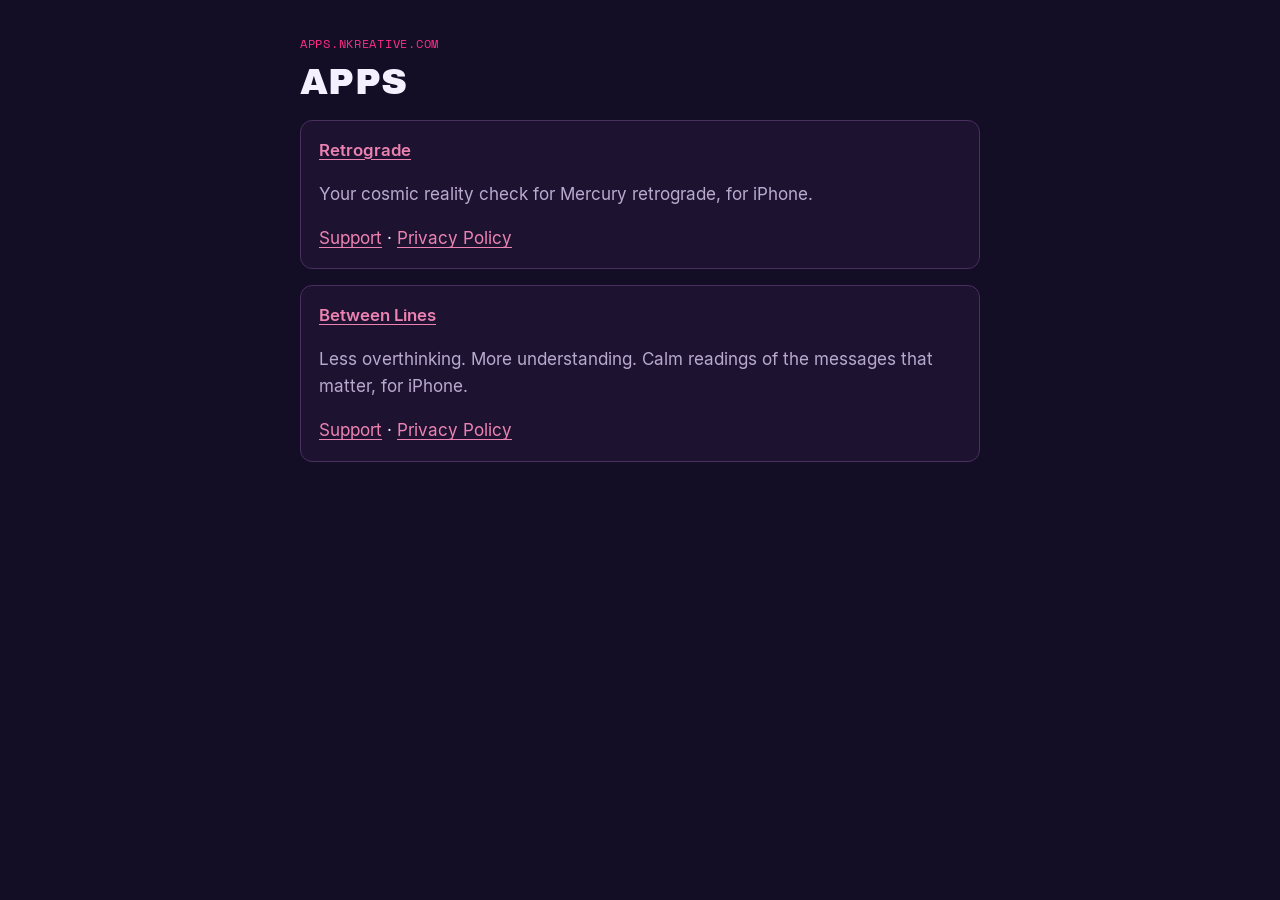
<file: index.html>
<!doctype html>
<html lang="en">
<head>
<meta charset="utf-8">
<meta name="viewport" content="width=device-width, initial-scale=1">
<title>Apps · NKreative</title>
<meta name="description" content="Apps by NKreative.">
<meta name="theme-color" content="#130d25">
<link rel="stylesheet" href="/assets/site.css">
</head>
<body>
<main id="content">
<div class="wrap">
  <p class="eyebrow">apps.nkreative.com</p>
  <h1>Apps</h1>
  <div class="card">
    <h3><a href="/retrograde/">Retrograde</a></h3>
    <p class="muted">Your cosmic reality check for Mercury retrograde, for iPhone.</p>
    <p><a href="/retrograde/support/">Support</a> · <a href="/retrograde/privacy/">Privacy Policy</a></p>
  </div>
  <div class="card">
    <h3><a href="/between-lines/">Between Lines</a></h3>
    <p class="muted">Less overthinking. More understanding. Calm readings of the messages that matter, for iPhone.</p>
    <p><a href="/between-lines/support/">Support</a> · <a href="/between-lines/privacy/">Privacy Policy</a></p>
  </div>
</div>
</main>
</body>
</html>
</file>
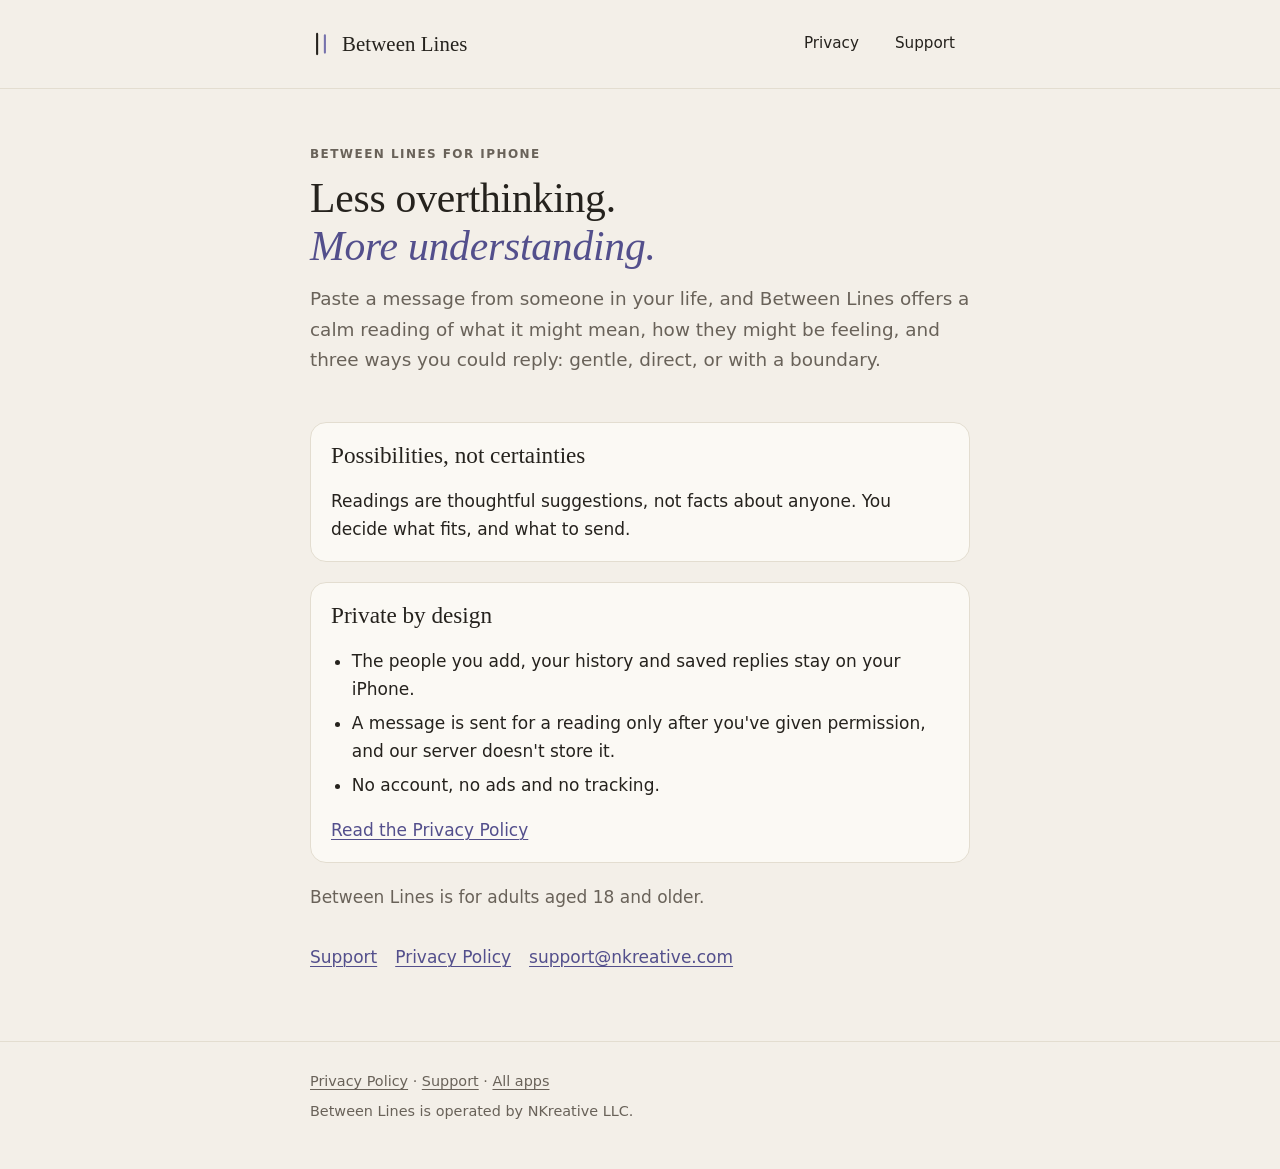
<file: between-lines/index.html>
<!doctype html>
<html lang="en">
<head>
<meta charset="utf-8">
<meta name="viewport" content="width=device-width, initial-scale=1">
<title>Between Lines</title>
<meta name="description" content="Between Lines for iPhone: less overthinking, more understanding. Calm readings of the messages that matter, with support and privacy information.">
<meta name="theme-color" content="#f3efe8">
<link rel="stylesheet" href="site.css">
</head>
<body>
<a class="skip" href="#content">Skip to content</a>
<header class="site">
  <div class="wrap">
    <a class="brand" href="./" aria-current="page">
      <svg class="mark" viewBox="0 0 28 36" aria-hidden="true"><line x1="9" y1="5" x2="9" y2="31" stroke="#25221d" stroke-width="2.697" stroke-linecap="round"/><line x1="19" y1="6.95" x2="19" y2="29.05" stroke="#7672ac" stroke-width="2.697" stroke-linecap="round"/></svg>
      <span class="name">Between Lines</span>
    </a>
    <nav class="site" aria-label="Between Lines">
      <ul>
        <li><a href="privacy/">Privacy</a></li>
        <li><a href="support/">Support</a></li>
      </ul>
    </nav>
  </div>
</header>

<main id="content">
<div class="wrap">
  <section class="hero">
    <p class="eyebrow">Between Lines for iPhone</p>
    <h1>Less overthinking.<br><em>More understanding.</em></h1>
    <p class="lede">Paste a message from someone in your life, and Between Lines offers a calm reading of what it might mean, how they might be feeling, and three ways you could reply: gentle, direct, or with a boundary.</p>
  </section>

  <div class="card">
    <h2>Possibilities, not certainties</h2>
    <p>Readings are thoughtful suggestions, not facts about anyone. You decide what fits, and what to send.</p>
  </div>

  <div class="card">
    <h2>Private by design</h2>
    <ul>
      <li>The people you add, your history and saved replies stay on your iPhone.</li>
      <li>A message is sent for a reading only after you've given permission, and our server doesn't store it.</li>
      <li>No account, no ads and no tracking.</li>
    </ul>
    <p><a href="privacy/">Read the Privacy Policy</a></p>
  </div>

  <p class="muted">Between Lines is for adults aged 18 and older.</p>

  <ul class="links">
    <li><a href="support/">Support</a></li>
    <li><a href="privacy/">Privacy Policy</a></li>
    <li><a href="mailto:support@nkreative.com">support@nkreative.com</a></li>
  </ul>
</div>
</main>

<footer class="site">
  <div class="wrap">
    <p><a href="privacy/">Privacy Policy</a> · <a href="support/">Support</a> · <a href="../">All apps</a></p>
    <p>Between Lines is operated by NKreative LLC.</p>
  </div>
</footer>
</body>
</html>
</file>
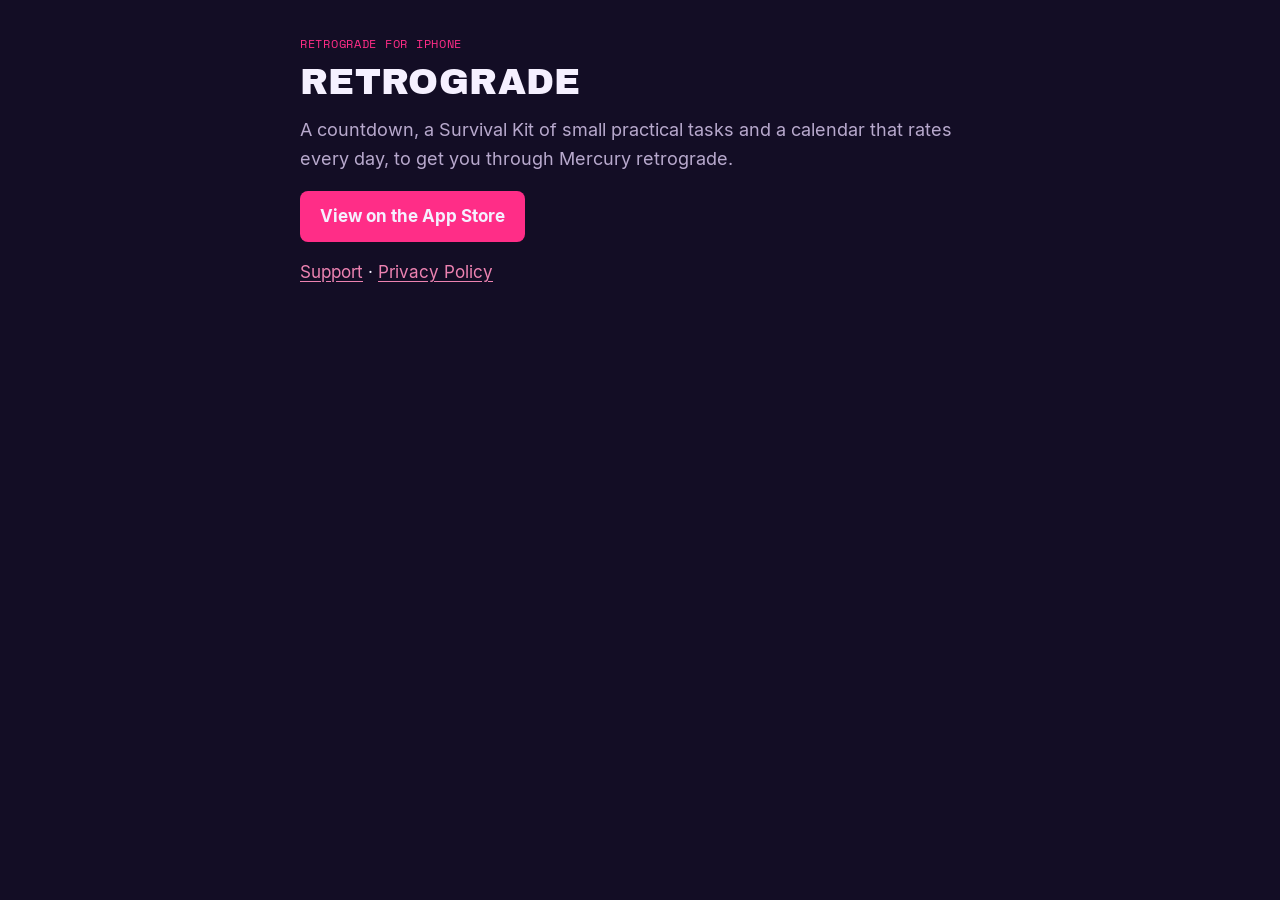
<file: retrograde/index.html>
<!doctype html>
<html lang="en">
<head>
<meta charset="utf-8">
<meta name="viewport" content="width=device-width, initial-scale=1">
<title>Retrograde</title>
<meta name="description" content="Retrograde for iPhone: support and privacy.">
<meta name="theme-color" content="#130d25">
<link rel="stylesheet" href="../assets/site.css">
</head>
<body>
<main id="content">
<div class="wrap">
  <p class="eyebrow">Retrograde for iPhone</p>
  <h1>Retrograde</h1>
  <p class="lede">A countdown, a Survival Kit of small practical tasks and a calendar that rates every day, to get you through Mercury retrograde.</p>
  <p><a class="button" href="https://apps.apple.com/app/id6830406388">View on the App Store</a></p>
  <p><a href="support/">Support</a> · <a href="privacy/">Privacy Policy</a></p>
</div>
</main>
</body>
</html>
</file>
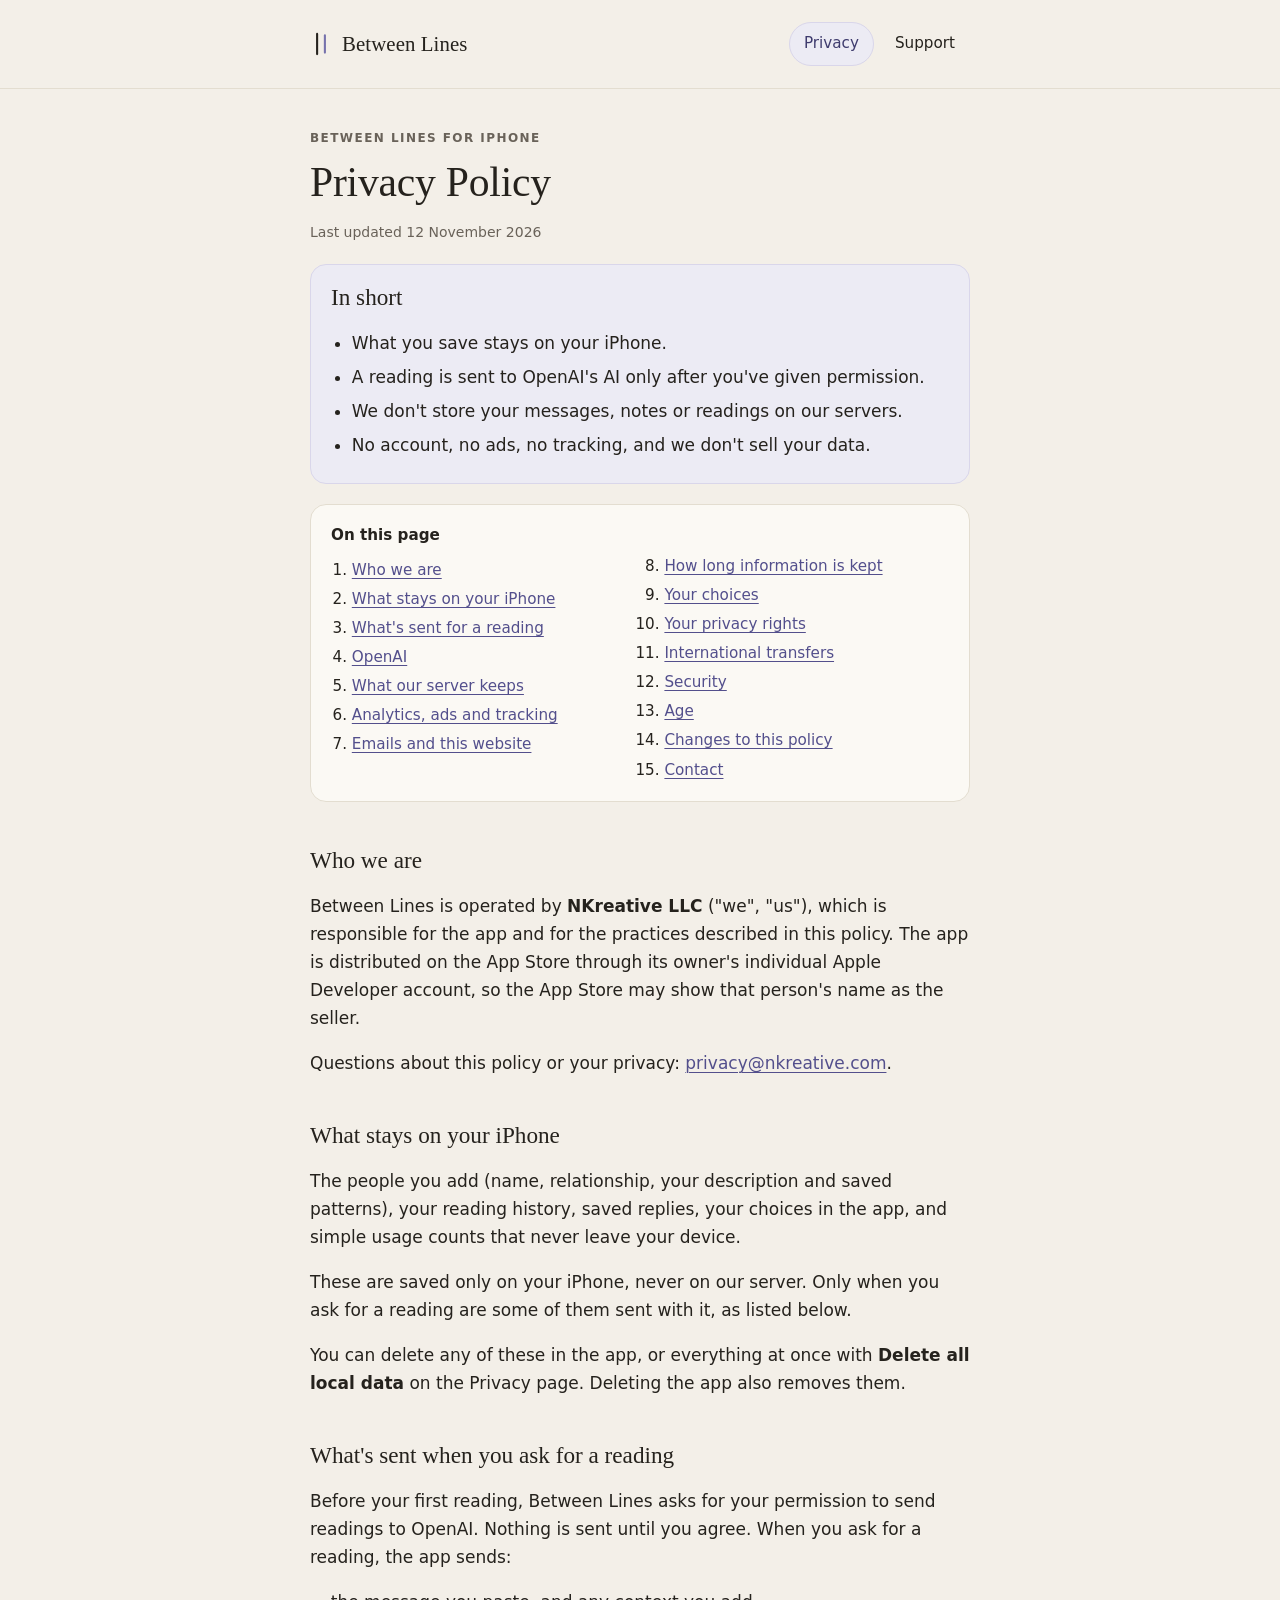
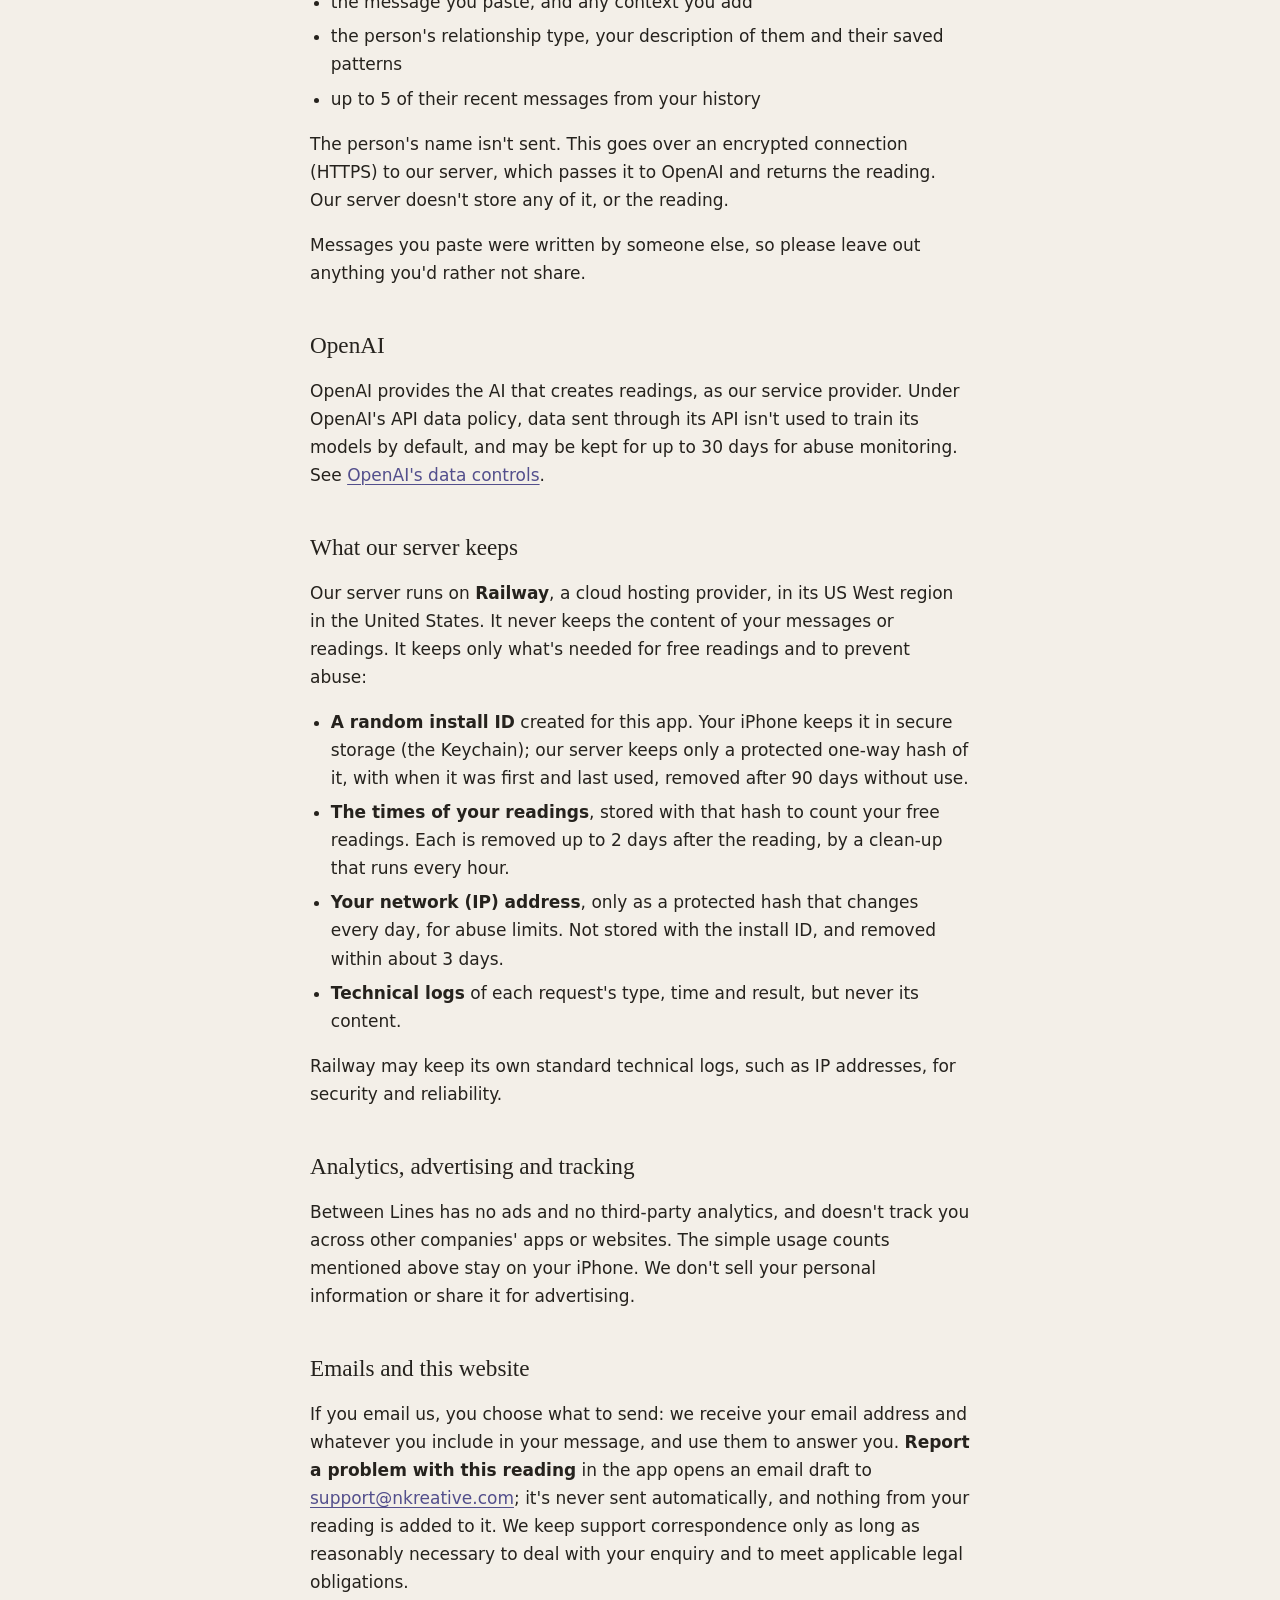
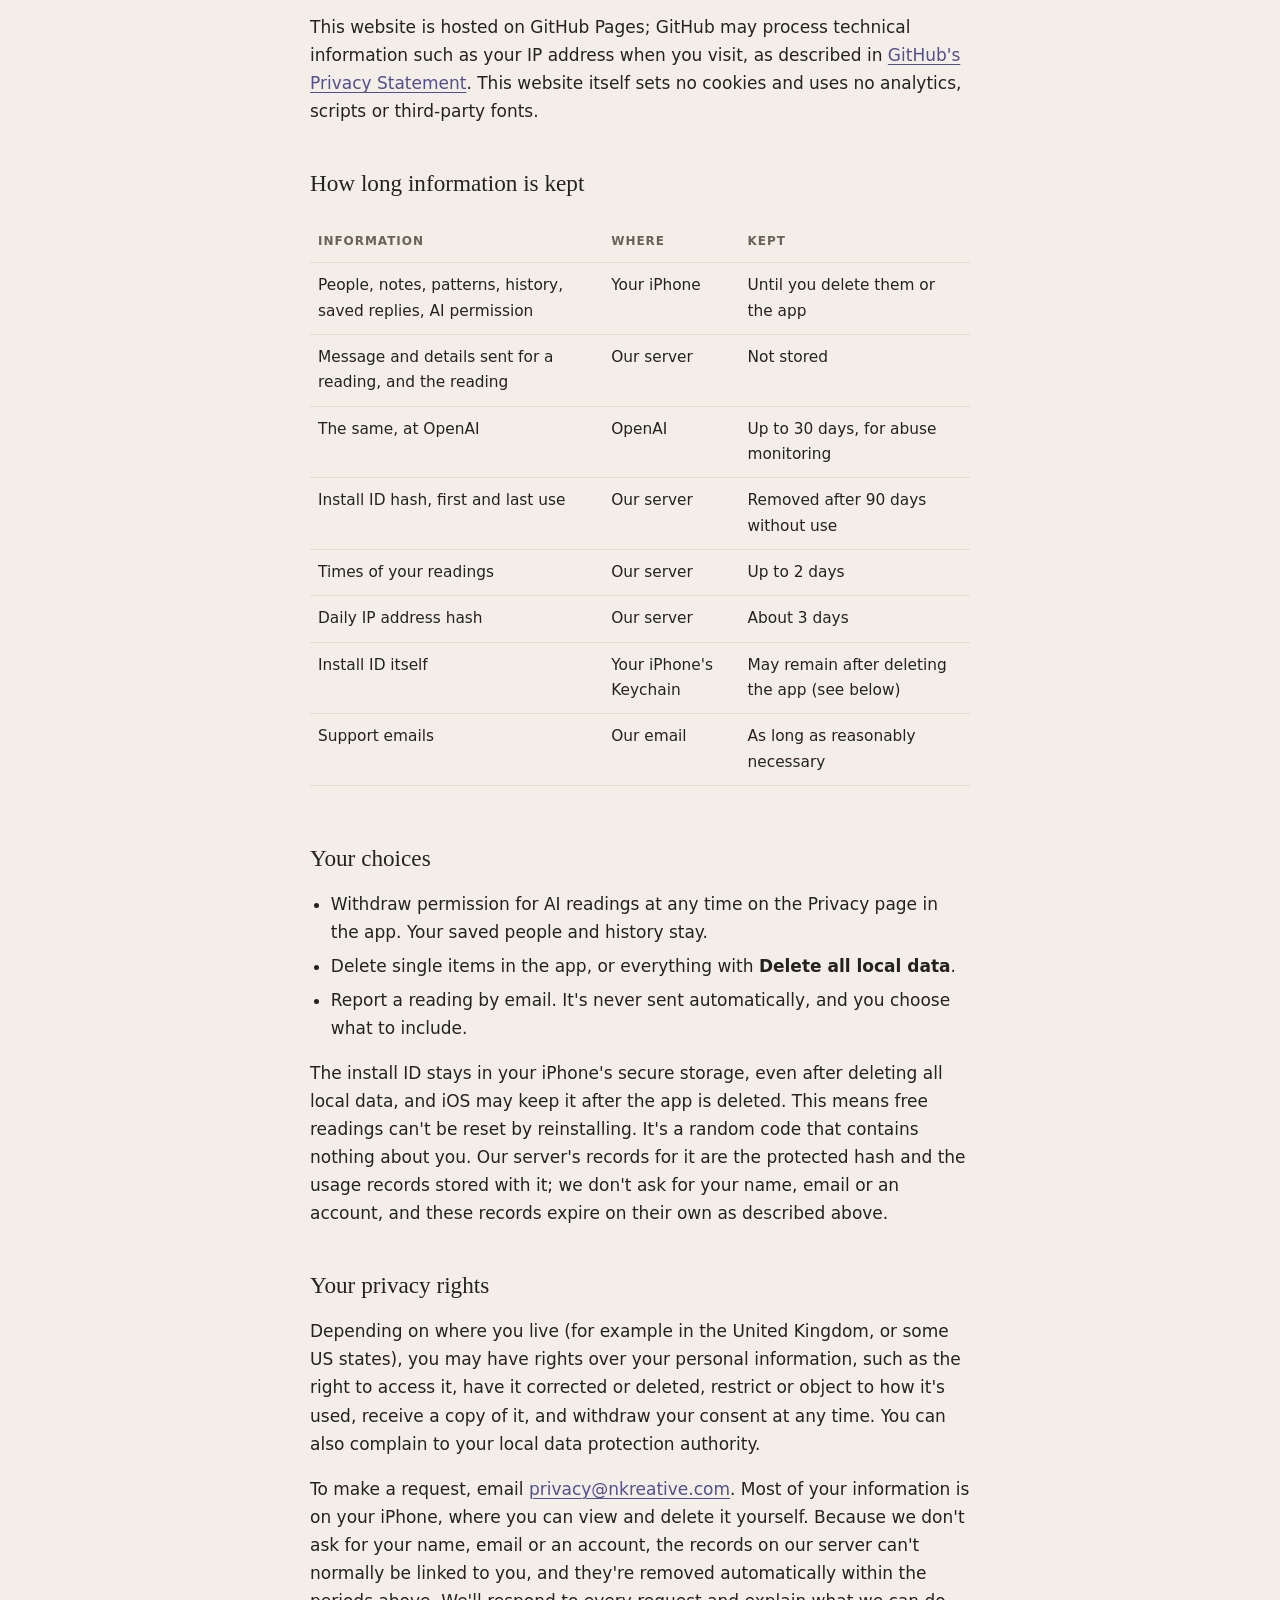
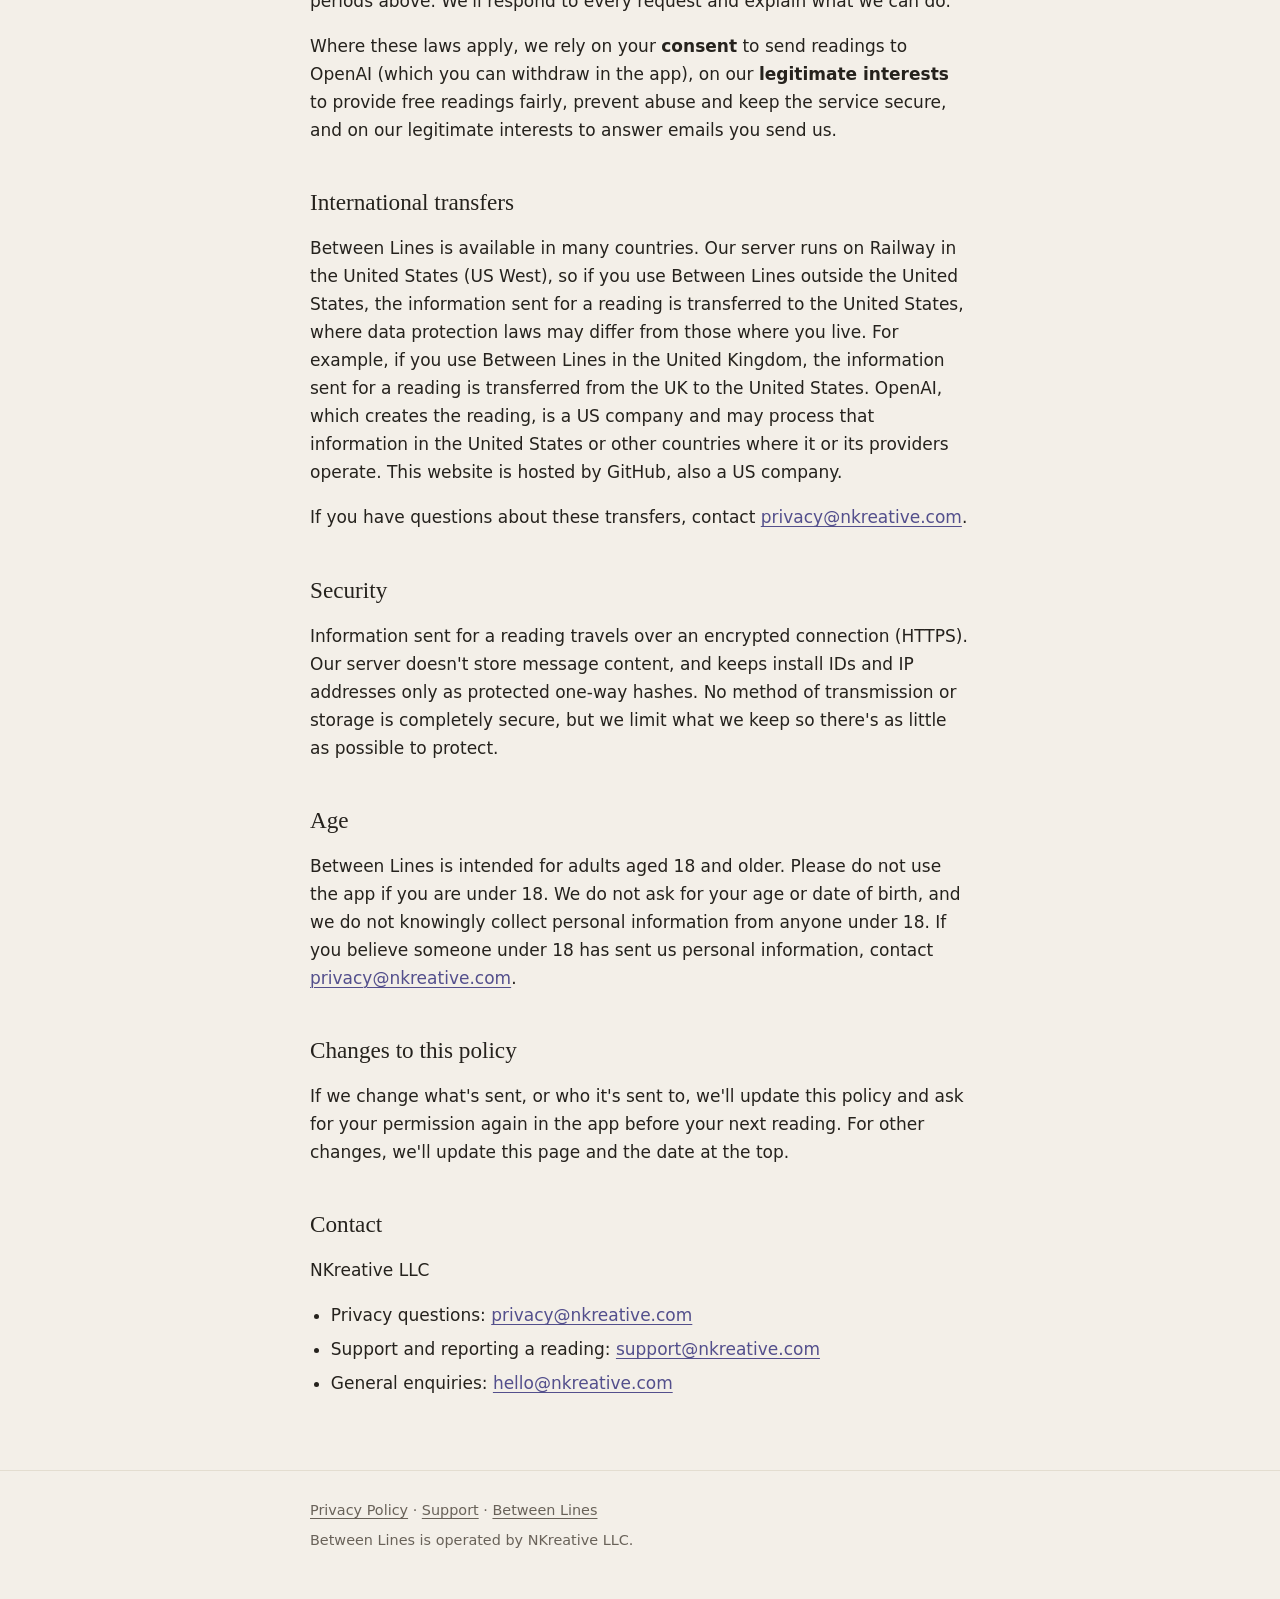
<file: between-lines/privacy/index.html>
<!doctype html>
<html lang="en">
<head>
<meta charset="utf-8">
<meta name="viewport" content="width=device-width, initial-scale=1">
<title>Privacy Policy · Between Lines</title>
<meta name="description" content="How Between Lines handles your information: what stays on your iPhone, what's sent for a reading, what our server keeps, and your choices and rights.">
<meta name="theme-color" content="#f3efe8">
<link rel="stylesheet" href="../site.css">
</head>
<body>
<!--
  Source of truth: the in-app Privacy Policy (between-lines repo,
  client/src/components/privacy-policy.tsx, "Last updated 12 November 2026").
  This page says the same things, with more detail on hosting, email,
  this website, legal bases, international transfers and privacy rights.
  Comments marked REVIEW flag statements that still need a decision or legal
  review before publishing. Verified facts carry no REVIEW comment.
-->
<a class="skip" href="#content">Skip to content</a>
<header class="site">
  <div class="wrap">
    <a class="brand" href="../">
      <svg class="mark" viewBox="0 0 28 36" aria-hidden="true"><line x1="9" y1="5" x2="9" y2="31" stroke="#25221d" stroke-width="2.697" stroke-linecap="round"/><line x1="19" y1="6.95" x2="19" y2="29.05" stroke="#7672ac" stroke-width="2.697" stroke-linecap="round"/></svg>
      <span class="name">Between Lines</span>
    </a>
    <nav class="site" aria-label="Between Lines">
      <ul>
        <li><a href="./" aria-current="page">Privacy</a></li>
        <li><a href="../support/">Support</a></li>
      </ul>
    </nav>
  </div>
</header>

<main id="content">
<div class="wrap">
  <p class="eyebrow">Between Lines for iPhone</p>
  <h1>Privacy Policy</h1>
  <p class="updated">Last updated 12 November 2026</p>

  <div class="card summary">
    <h2 id="short">In short</h2>
    <ul>
      <li>What you save stays on your iPhone.</li>
      <li>A reading is sent to OpenAI's AI only after you've given permission.</li>
      <li>We don't store your messages, notes or readings on our servers.</li>
      <li>No account, no ads, no tracking, and we don't sell your data.</li>
    </ul>
  </div>

  <nav class="card toc" aria-label="On this page">
    <strong>On this page</strong>
    <ol>
      <li><a href="#who">Who we are</a></li>
      <li><a href="#device">What stays on your iPhone</a></li>
      <li><a href="#reading">What's sent for a reading</a></li>
      <li><a href="#openai">OpenAI</a></li>
      <li><a href="#server">What our server keeps</a></li>
      <li><a href="#tracking">Analytics, ads and tracking</a></li>
      <li><a href="#email">Emails and this website</a></li>
      <li><a href="#retention">How long information is kept</a></li>
      <li><a href="#choices">Your choices</a></li>
      <li><a href="#rights">Your privacy rights</a></li>
      <li><a href="#transfers">International transfers</a></li>
      <li><a href="#security">Security</a></li>
      <li><a href="#age">Age</a></li>
      <li><a href="#changes">Changes to this policy</a></li>
      <li><a href="#contact">Contact</a></li>
    </ol>
  </nav>

  <h2 id="who">Who we are</h2>
  <p>Between Lines is operated by <strong>NKreative LLC</strong> ("we", "us"), which is responsible for the app and for the practices described in this policy. The app is distributed on the App Store through its owner's individual Apple Developer account, so the App Store may show that person's name as the seller.</p>
  <!-- REVIEW (legal, open): no postal address is shown, by decision (never use a personal residential address). Distribution: international, excluding the 27 EU countries, UK included (decided 13 Nov 2026). UK GDPR expects the controller's identity and contact details (an email address is often enough), and a non-UK controller offering an app to people in the UK may need to appoint a UK representative (UK GDPR Article 27, with limited exemptions). Get advice on whether that applies, and on whether Norway, Iceland or Liechtenstein (EEA, not EU) are included in the distribution, since the GDPR would then apply there too. -->
  <p>Questions about this policy or your privacy: <a href="mailto:privacy@nkreative.com">privacy@nkreative.com</a>.</p>

  <h2 id="device">What stays on your iPhone</h2>
  <p>The people you add (name, relationship, your description and saved patterns), your reading history, saved replies, your choices in the app, and simple usage counts that never leave your device.</p>
  <p>These are saved only on your iPhone, never on our server. Only when you ask for a reading are some of them sent with it, as listed below.</p>
  <p>You can delete any of these in the app, or everything at once with <strong>Delete all local data</strong> on the Privacy page. Deleting the app also removes them.</p>

  <h2 id="reading">What's sent when you ask for a reading</h2>
  <p>Before your first reading, Between Lines asks for your permission to send readings to OpenAI. Nothing is sent until you agree. When you ask for a reading, the app sends:</p>
  <ul>
    <li>the message you paste, and any context you add</li>
    <li>the person's relationship type, your description of them and their saved patterns</li>
    <li>up to 5 of their recent messages from your history</li>
  </ul>
  <p>The person's name isn't sent. This goes over an encrypted connection (HTTPS) to our server, which passes it to OpenAI and returns the reading. Our server doesn't store any of it, or the reading.</p>
  <p>Messages you paste were written by someone else, so please leave out anything you'd rather not share.</p>

  <h2 id="openai">OpenAI</h2>
  <p>OpenAI provides the AI that creates readings, as our service provider. Under OpenAI's API data policy, data sent through its API isn't used to train its models by default, and may be kept for up to 30 days for abuse monitoring. See <a href="https://developers.openai.com/api/docs/guides/your-data">OpenAI's data controls</a>.</p>

  <h2 id="server">What our server keeps</h2>
  <p>Our server runs on <strong>Railway</strong>, a cloud hosting provider, in its US West region in the United States. It never keeps the content of your messages or readings. It keeps only what's needed for free readings and to prevent abuse:</p>
  <ul>
    <li><strong>A random install ID</strong> created for this app. Your iPhone keeps it in secure storage (the Keychain); our server keeps only a protected one-way hash of it, with when it was first and last used, removed after 90 days without use.</li>
    <li><strong>The times of your readings</strong>, stored with that hash to count your free readings. Each is removed up to 2 days after the reading, by a clean-up that runs every hour.</li>
    <li><strong>Your network (IP) address</strong>, only as a protected hash that changes every day, for abuse limits. Not stored with the install ID, and removed within about 3 days.</li>
    <li><strong>Technical logs</strong> of each request's type, time and result, but never its content.</li>
  </ul>
  <p>Railway may keep its own standard technical logs, such as IP addresses, for security and reliability.</p>

  <h2 id="tracking">Analytics, advertising and tracking</h2>
  <p>Between Lines has no ads and no third-party analytics, and doesn't track you across other companies' apps or websites. The simple usage counts mentioned above stay on your iPhone. We don't sell your personal information or share it for advertising.</p>

  <h2 id="email">Emails and this website</h2>
  <p>If you email us, you choose what to send: we receive your email address and whatever you include in your message, and use them to answer you. <strong>Report a problem with this reading</strong> in the app opens an email draft to <a href="mailto:support@nkreative.com">support@nkreative.com</a>; it's never sent automatically, and nothing from your reading is added to it. We keep support correspondence only as long as reasonably necessary to deal with your enquiry and to meet applicable legal obligations.</p>
  <p>This website is hosted on GitHub Pages; GitHub may process technical information such as your IP address when you visit, as described in <a href="https://docs.github.com/en/site-policy/privacy-policies/github-general-privacy-statement">GitHub's Privacy Statement</a>. This website itself sets no cookies and uses no analytics, scripts or third-party fonts.</p>

  <h2 id="retention">How long information is kept</h2>
  <div class="table-scroll">
  <table>
    <thead><tr><th scope="col">Information</th><th scope="col">Where</th><th scope="col">Kept</th></tr></thead>
    <tbody>
      <tr><td>People, notes, patterns, history, saved replies, AI permission</td><td>Your iPhone</td><td>Until you delete them or the app</td></tr>
      <tr><td>Message and details sent for a reading, and the reading</td><td>Our server</td><td>Not stored</td></tr>
      <tr><td>The same, at OpenAI</td><td>OpenAI</td><td>Up to 30 days, for abuse monitoring</td></tr>
      <tr><td>Install ID hash, first and last use</td><td>Our server</td><td>Removed after 90 days without use</td></tr>
      <tr><td>Times of your readings</td><td>Our server</td><td>Up to 2 days</td></tr>
      <tr><td>Daily IP address hash</td><td>Our server</td><td>About 3 days</td></tr>
      <tr><td>Install ID itself</td><td>Your iPhone's Keychain</td><td>May remain after deleting the app (see below)</td></tr>
      <tr><td>Support emails</td><td>Our email</td><td>As long as reasonably necessary</td></tr>
    </tbody>
  </table>
  </div>

  <h2 id="choices">Your choices</h2>
  <ul>
    <li>Withdraw permission for AI readings at any time on the Privacy page in the app. Your saved people and history stay.</li>
    <li>Delete single items in the app, or everything with <strong>Delete all local data</strong>.</li>
    <li>Report a reading by email. It's never sent automatically, and you choose what to include.</li>
  </ul>
  <p>The install ID stays in your iPhone's secure storage, even after deleting all local data, and iOS may keep it after the app is deleted. This means free readings can't be reset by reinstalling. It's a random code that contains nothing about you. Our server's records for it are the protected hash and the usage records stored with it; we don't ask for your name, email or an account, and these records expire on their own as described above.</p>

  <h2 id="rights">Your privacy rights</h2>
  <p>Depending on where you live (for example in the United Kingdom, or some US states), you may have rights over your personal information, such as the right to access it, have it corrected or deleted, restrict or object to how it's used, receive a copy of it, and withdraw your consent at any time. You can also complain to your local data protection authority.</p>
  <p>To make a request, email <a href="mailto:privacy@nkreative.com">privacy@nkreative.com</a>. Most of your information is on your iPhone, where you can view and delete it yourself. Because we don't ask for your name, email or an account, the records on our server can't normally be linked to you, and they're removed automatically within the periods above. We'll respond to every request and explain what we can do.</p>
  <p>Where these laws apply, we rely on your <strong>consent</strong> to send readings to OpenAI (which you can withdraw in the app), on our <strong>legitimate interests</strong> to provide free readings fairly, prevent abuse and keep the service secure, and on our legitimate interests to answer emails you send us.</p>
  <!-- REVIEW (legal, open): the rights summary and the legal bases (consent; legitimate interests) are a plain-language draft, not legal advice. Have them checked for the distribution countries, in particular the UK (UK GDPR and the Data Protection Act 2018, response time limits, and the right to complain to the Information Commissioner's Office), and for any other country with its own privacy law. -->

  <h2 id="transfers">International transfers</h2>
  <p>Between Lines is available in many countries. Our server runs on Railway in the United States (US West), so if you use Between Lines outside the United States, the information sent for a reading is transferred to the United States, where data protection laws may differ from those where you live. For example, if you use Between Lines in the United Kingdom, the information sent for a reading is transferred from the UK to the United States. OpenAI, which creates the reading, is a US company and may process that information in the United States or other countries where it or its providers operate. This website is hosted by GitHub, also a US company.</p>
  <p>If you have questions about these transfers, contact <a href="mailto:privacy@nkreative.com">privacy@nkreative.com</a>.</p>
  <!-- REVIEW (legal, open): transfers from the UK to the US can require a specific mechanism under UK GDPR (for example the UK Extension to the EU-US Data Privacy Framework, where a recipient is certified, or the UK International Data Transfer Agreement or Addendum). This section only describes where data goes and makes no claim about safeguards. Confirm with legal advice what, if anything, must be in place or stated, for the UK and other distribution countries with transfer rules. -->

  <h2 id="security">Security</h2>
  <p>Information sent for a reading travels over an encrypted connection (HTTPS). Our server doesn't store message content, and keeps install IDs and IP addresses only as protected one-way hashes. No method of transmission or storage is completely secure, but we limit what we keep so there's as little as possible to protect.</p>

  <h2 id="age">Age</h2>
  <p>Between Lines is intended for adults aged 18 and older. Please do not use the app if you are under 18. We do not ask for your age or date of birth, and we do not knowingly collect personal information from anyone under 18. If you believe someone under 18 has sent us personal information, contact <a href="mailto:privacy@nkreative.com">privacy@nkreative.com</a>.</p>

  <h2 id="changes">Changes to this policy</h2>
  <p>If we change what's sent, or who it's sent to, we'll update this policy and ask for your permission again in the app before your next reading. For other changes, we'll update this page and the date at the top.</p>

  <h2 id="contact">Contact</h2>
  <p>NKreative LLC</p>
  <ul>
    <li>Privacy questions: <a href="mailto:privacy@nkreative.com">privacy@nkreative.com</a></li>
    <li>Support and reporting a reading: <a href="mailto:support@nkreative.com">support@nkreative.com</a></li>
    <li>General enquiries: <a href="mailto:hello@nkreative.com">hello@nkreative.com</a></li>
  </ul>
</div>
</main>

<footer class="site">
  <div class="wrap">
    <p><a href="./">Privacy Policy</a> · <a href="../support/">Support</a> · <a href="../">Between Lines</a></p>
    <p>Between Lines is operated by NKreative LLC.</p>
  </div>
</footer>
</body>
</html>
</file>
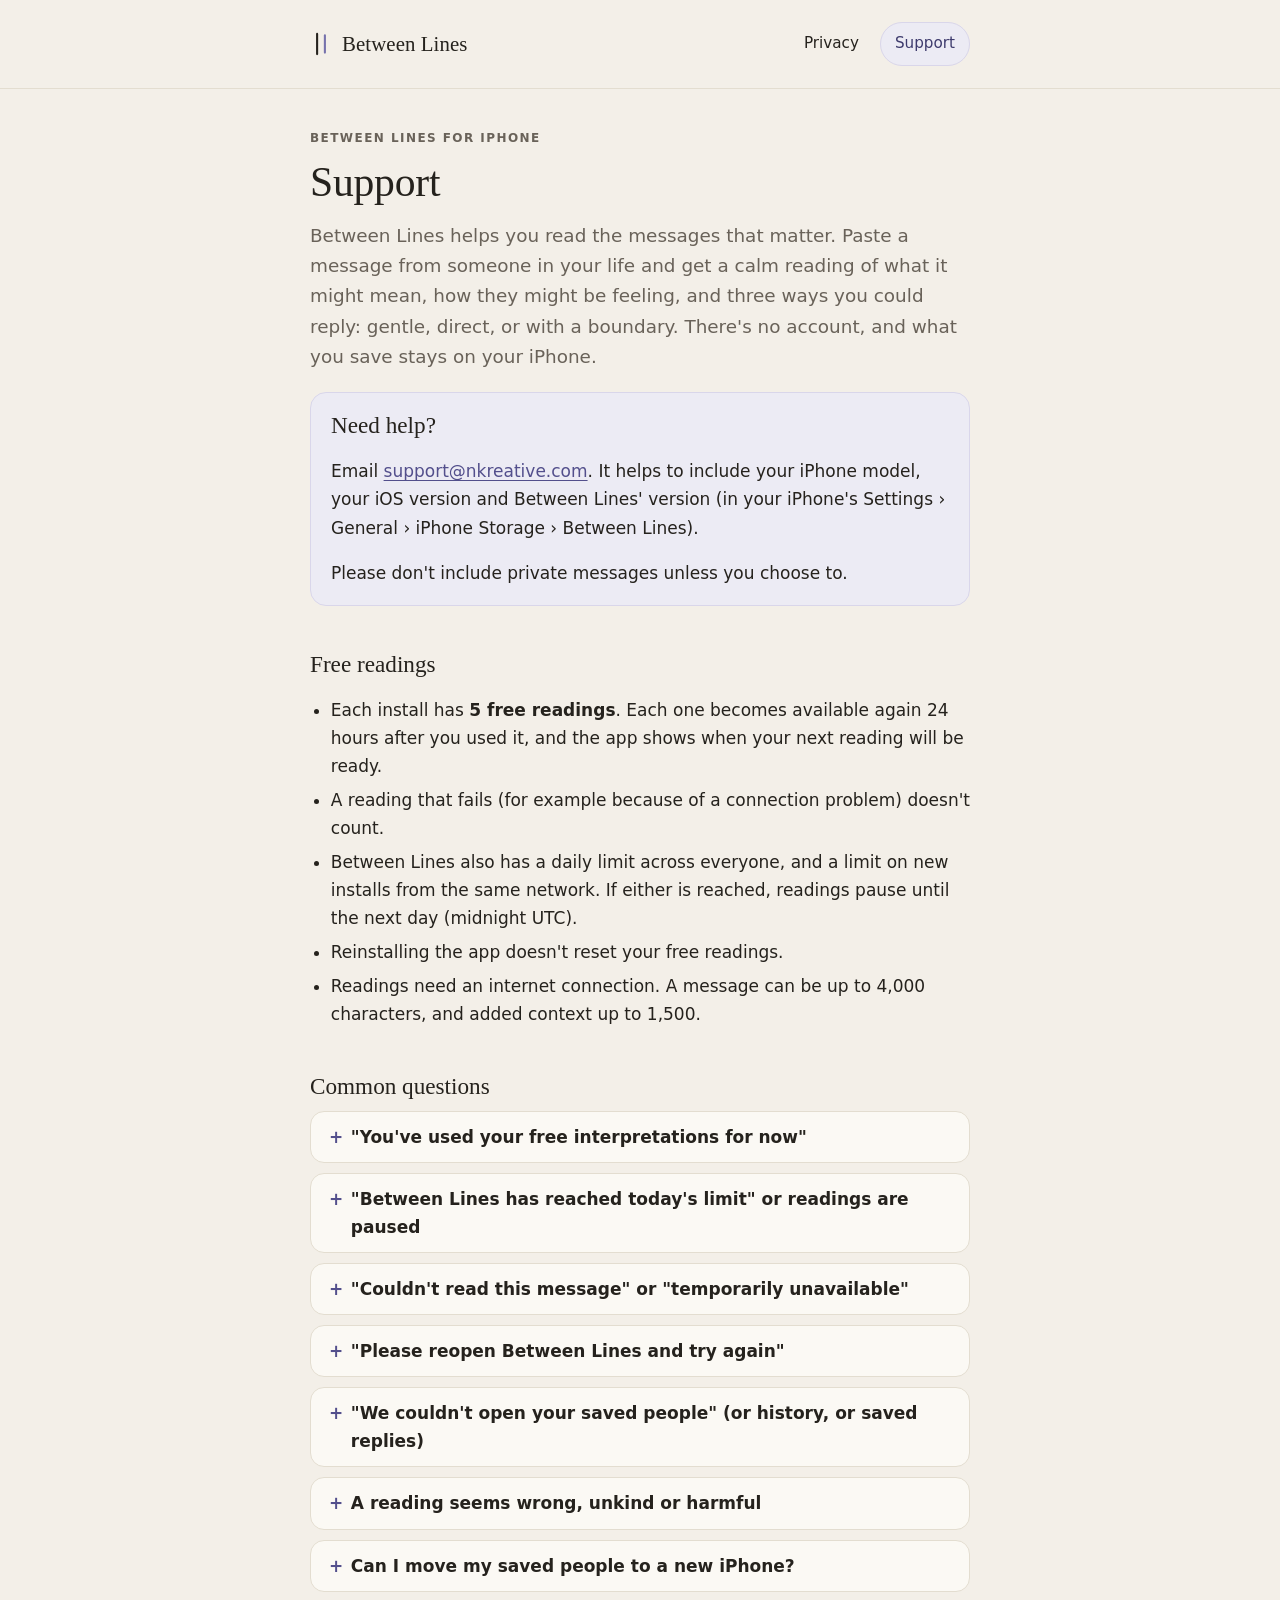
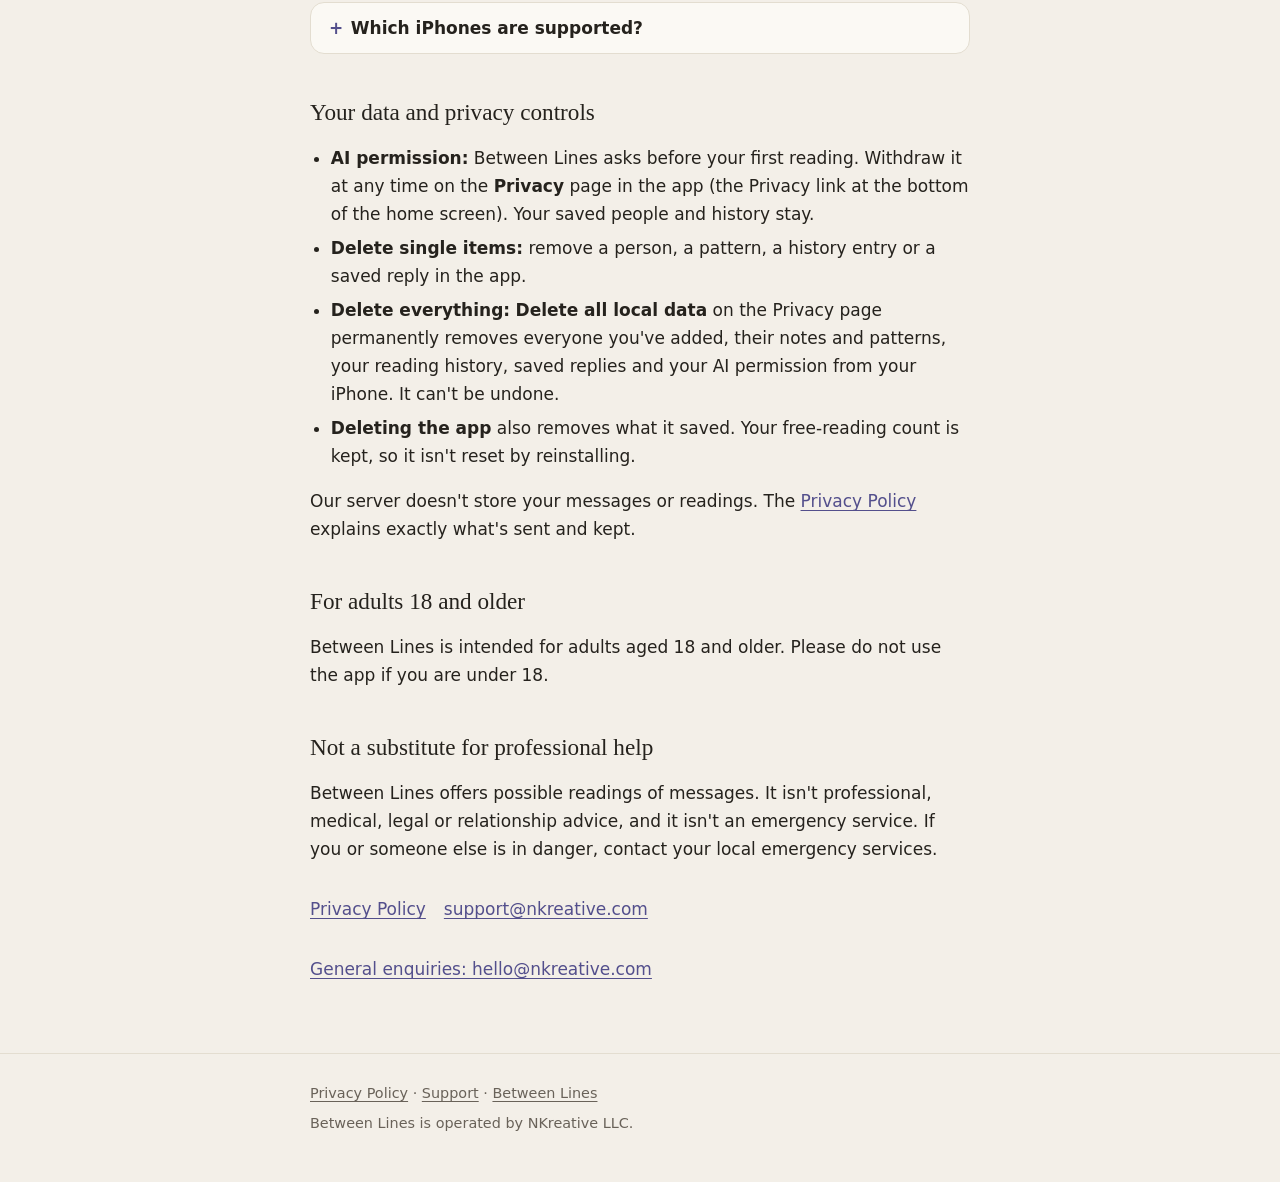
<file: between-lines/support/index.html>
<!doctype html>
<html lang="en">
<head>
<meta charset="utf-8">
<meta name="viewport" content="width=device-width, initial-scale=1">
<title>Support · Between Lines</title>
<meta name="description" content="Help with Between Lines for iPhone: contact support, free reading limits, common questions, and managing or deleting your data.">
<meta name="theme-color" content="#f3efe8">
<link rel="stylesheet" href="../site.css">
</head>
<body>
<a class="skip" href="#content">Skip to content</a>
<header class="site">
  <div class="wrap">
    <a class="brand" href="../">
      <svg class="mark" viewBox="0 0 28 36" aria-hidden="true"><line x1="9" y1="5" x2="9" y2="31" stroke="#25221d" stroke-width="2.697" stroke-linecap="round"/><line x1="19" y1="6.95" x2="19" y2="29.05" stroke="#7672ac" stroke-width="2.697" stroke-linecap="round"/></svg>
      <span class="name">Between Lines</span>
    </a>
    <nav class="site" aria-label="Between Lines">
      <ul>
        <li><a href="../privacy/">Privacy</a></li>
        <li><a href="./" aria-current="page">Support</a></li>
      </ul>
    </nav>
  </div>
</header>

<main id="content">
<div class="wrap">
  <p class="eyebrow">Between Lines for iPhone</p>
  <h1>Support</h1>
  <p class="lede">Between Lines helps you read the messages that matter. Paste a message from someone in your life and get a calm reading of what it might mean, how they might be feeling, and three ways you could reply: gentle, direct, or with a boundary. There's no account, and what you save stays on your iPhone.</p>

  <div class="card summary">
    <h2 id="help">Need help?</h2>
    <p>Email <a href="mailto:support@nkreative.com">support@nkreative.com</a>. It helps to include your iPhone model, your iOS version and Between Lines' version (in your iPhone's Settings › General › iPhone Storage › Between Lines).</p>
    <p>Please don't include private messages unless you choose to.</p>
  </div>

  <h2 id="readings">Free readings</h2>
  <ul>
    <li>Each install has <strong>5 free readings</strong>. Each one becomes available again 24 hours after you used it, and the app shows when your next reading will be ready.</li>
    <li>A reading that fails (for example because of a connection problem) doesn't count.</li>
    <li>Between Lines also has a daily limit across everyone, and a limit on new installs from the same network. If either is reached, readings pause until the next day (midnight UTC).</li>
    <li>Reinstalling the app doesn't reset your free readings.</li>
    <li>Readings need an internet connection. A message can be up to 4,000 characters, and added context up to 1,500.</li>
  </ul>

  <h2 id="questions">Common questions</h2>

  <details>
    <summary>"You've used your free interpretations for now"</summary>
    <p>You've used all 5. Each one becomes available again 24 hours after you used it; the app shows when the next one is ready.</p>
  </details>

  <details>
    <summary>"Between Lines has reached today's limit" or readings are paused</summary>
    <p>The daily limit across everyone, or for new installs on your network, has been reached. Please try again after midnight UTC. Your saved people and history aren't affected.</p>
  </details>

  <details>
    <summary>"Couldn't read this message" or "temporarily unavailable"</summary>
    <p>Check your internet connection and try again in a few minutes. Failed readings don't use up your free readings. If it keeps happening, email us.</p>
  </details>

  <details>
    <summary>"Please reopen Between Lines and try again"</summary>
    <p>Close Between Lines completely (swipe it away in the app switcher) and open it again.</p>
  </details>

  <details>
    <summary>"We couldn't open your saved people" (or history, or saved replies)</summary>
    <p>Nothing has been changed or deleted. Close and reopen Between Lines. If the message keeps appearing, email <a href="mailto:support@nkreative.com">support@nkreative.com</a> before deleting anything.</p>
  </details>

  <details>
    <summary>A reading seems wrong, unkind or harmful</summary>
    <p>Readings are possibilities, not certainties, and can get things wrong. Under a reading, tap <strong>Report a problem with this reading</strong>. It opens an email draft to us; it's never sent automatically, and nothing from your reading is added, so you choose what to share.</p>
  </details>

  <details>
    <summary>Can I move my saved people to a new iPhone?</summary>
    <p>Between Lines has no account or cloud sync, so we can't move or restore your saved people, history or saved replies for you. They're stored only on your device.</p>
  </details>

  <details>
    <summary>Which iPhones are supported?</summary>
    <p>Between Lines is an iPhone app and needs iOS 15 or later.</p>
  </details>

  <h2 id="data">Your data and privacy controls</h2>
  <ul>
    <li><strong>AI permission:</strong> Between Lines asks before your first reading. Withdraw it at any time on the <strong>Privacy</strong> page in the app (the Privacy link at the bottom of the home screen). Your saved people and history stay.</li>
    <li><strong>Delete single items:</strong> remove a person, a pattern, a history entry or a saved reply in the app.</li>
    <li><strong>Delete everything:</strong> <strong>Delete all local data</strong> on the Privacy page permanently removes everyone you've added, their notes and patterns, your reading history, saved replies and your AI permission from your iPhone. It can't be undone.</li>
    <li><strong>Deleting the app</strong> also removes what it saved. Your free-reading count is kept, so it isn't reset by reinstalling.</li>
  </ul>
  <p>Our server doesn't store your messages or readings. The <a href="../privacy/">Privacy Policy</a> explains exactly what's sent and kept.</p>

  <h2 id="age">For adults 18 and older</h2>
  <p>Between Lines is intended for adults aged 18 and older. Please do not use the app if you are under 18.</p>

  <h2 id="care">Not a substitute for professional help</h2>
  <p>Between Lines offers possible readings of messages. It isn't professional, medical, legal or relationship advice, and it isn't an emergency service. If you or someone else is in danger, contact your local emergency services.</p>

  <ul class="links">
    <li><a href="../privacy/">Privacy Policy</a></li>
    <li><a href="mailto:support@nkreative.com">support@nkreative.com</a></li>
    <li><a href="mailto:hello@nkreative.com">General enquiries: hello@nkreative.com</a></li>
  </ul>
</div>
</main>

<footer class="site">
  <div class="wrap">
    <p><a href="../privacy/">Privacy Policy</a> · <a href="./">Support</a> · <a href="../">Between Lines</a></p>
    <p>Between Lines is operated by NKreative LLC.</p>
  </div>
</footer>
</body>
</html>
</file>
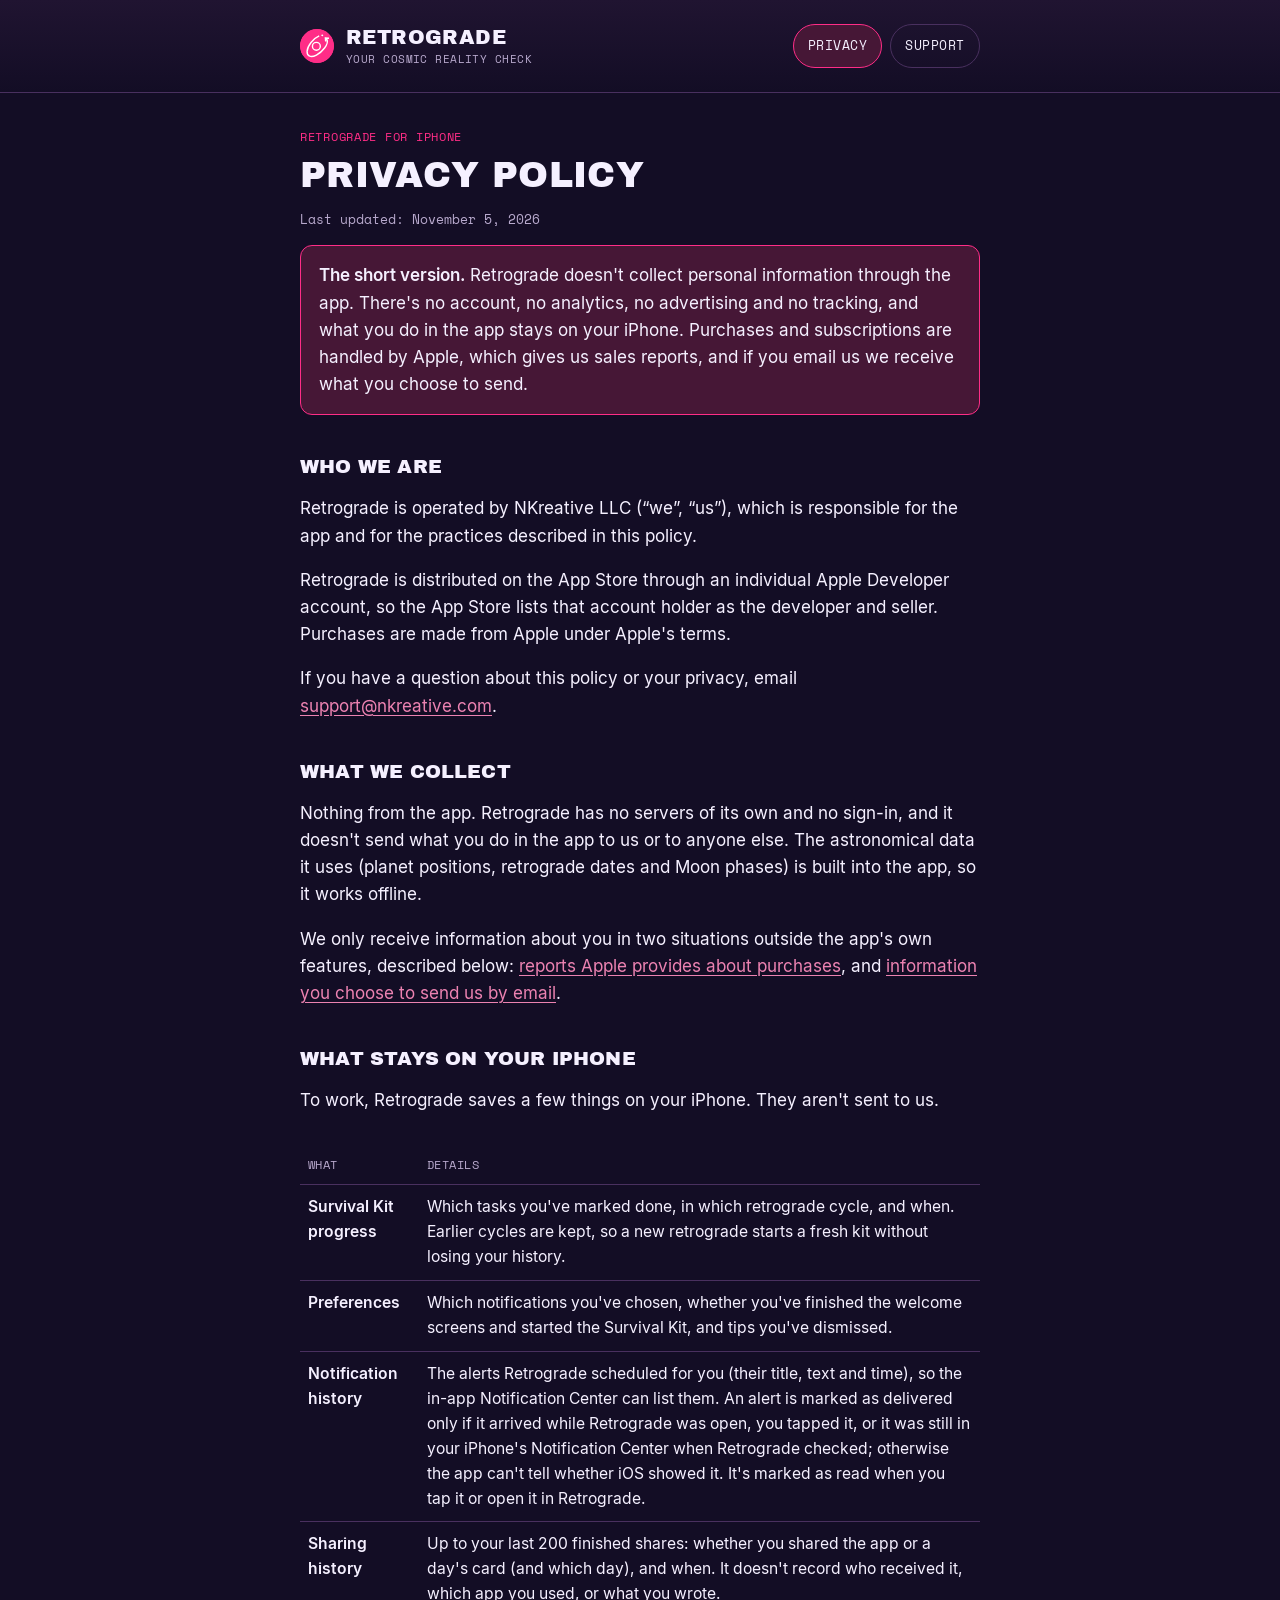
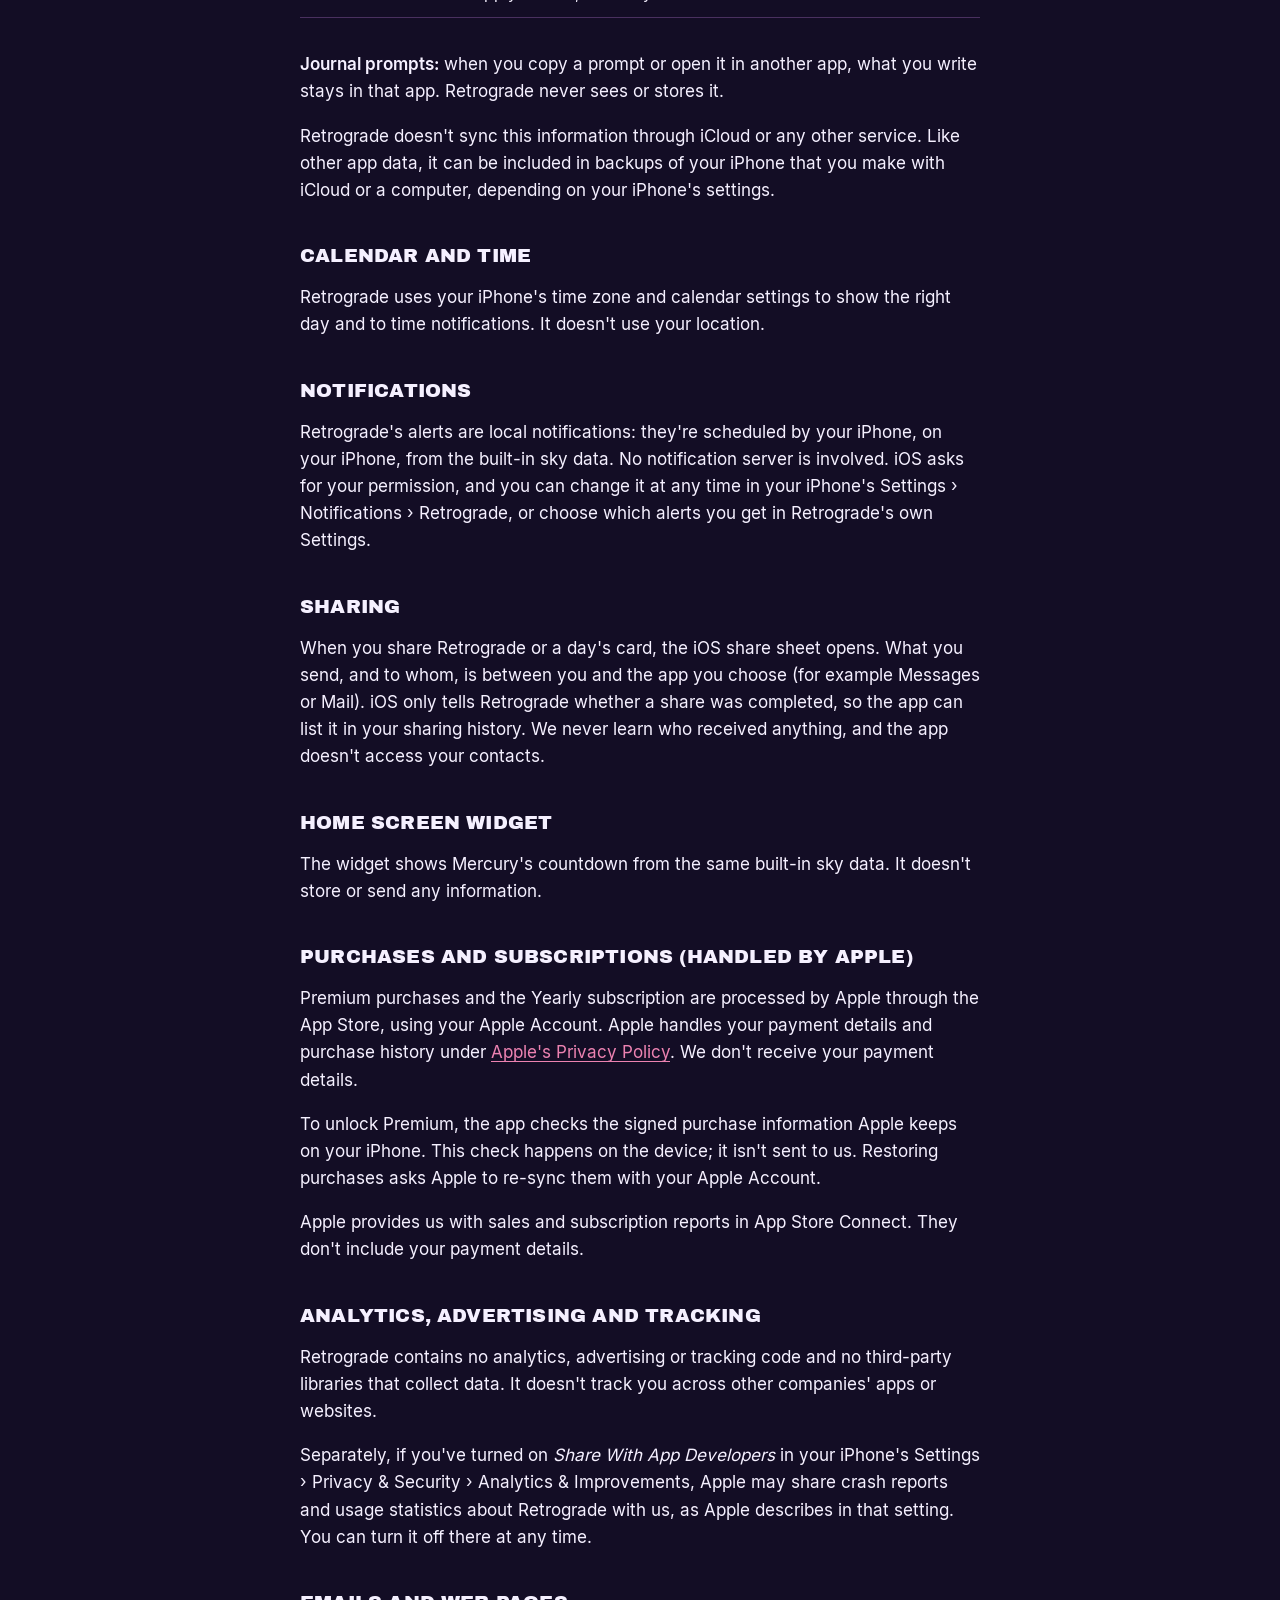
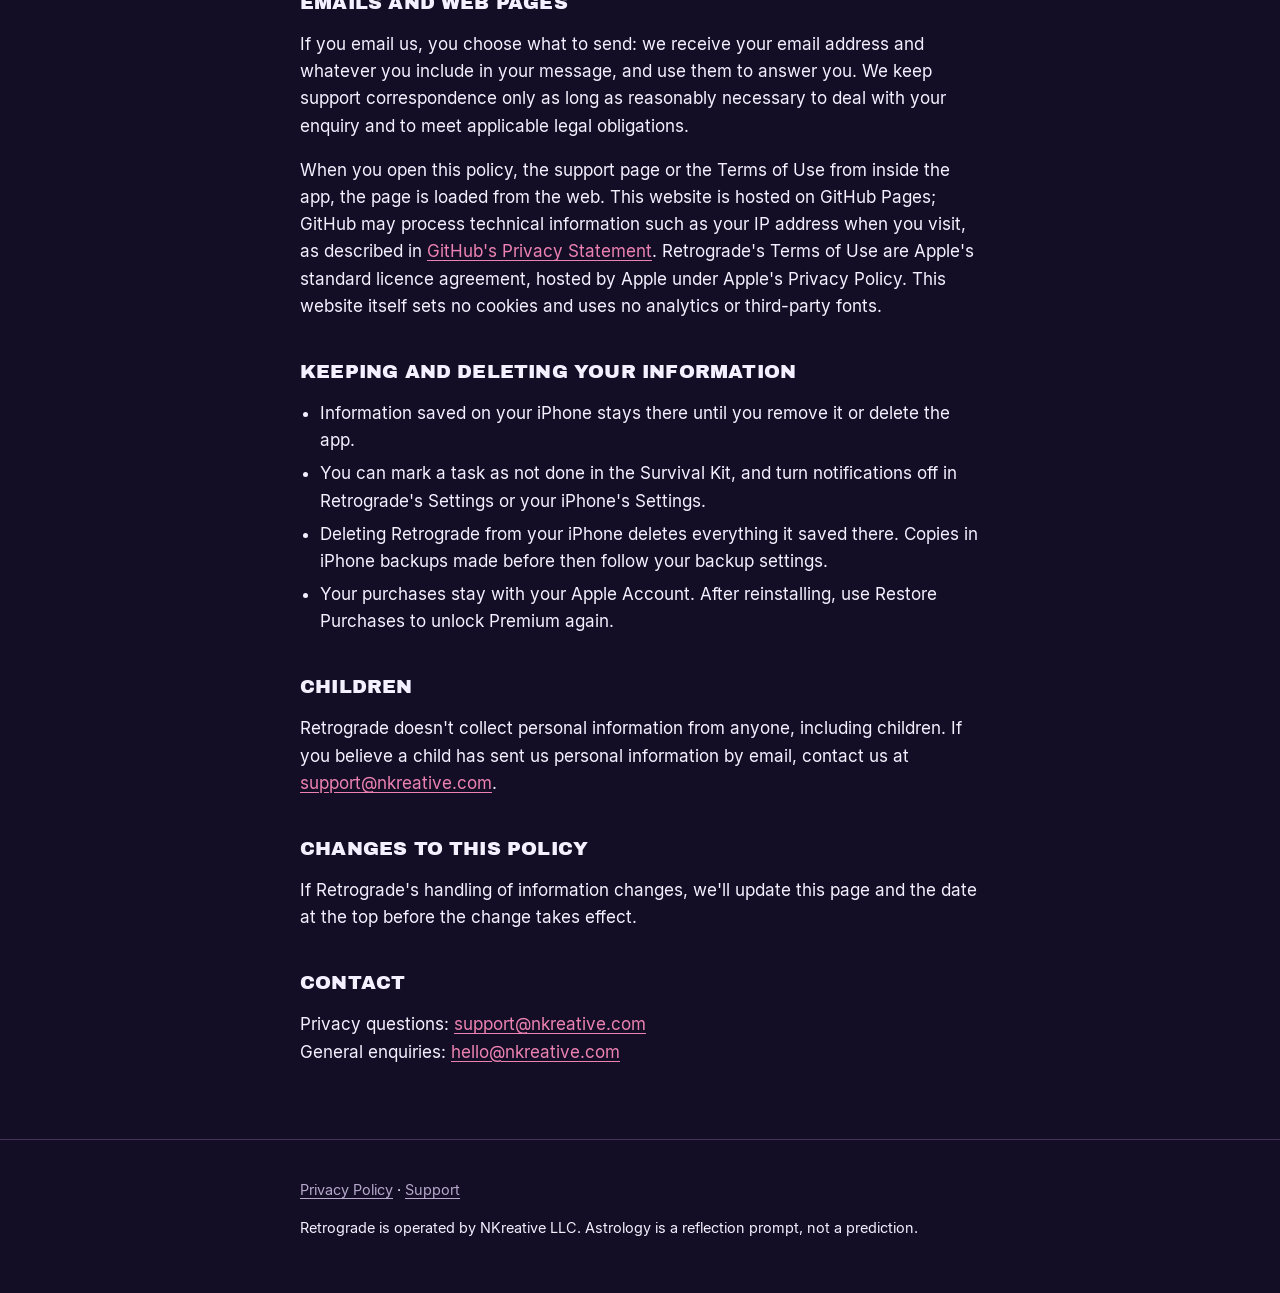
<file: retrograde/privacy/index.html>
<!doctype html>
<html lang="en">
<head>
<meta charset="utf-8">
<meta name="viewport" content="width=device-width, initial-scale=1">
<title>Privacy Policy · Retrograde</title>
<meta name="description" content="How Retrograde handles your information: no account, no analytics, no ads, no tracking. What you do in the app stays on your iPhone.">
<meta name="theme-color" content="#130d25">
<link rel="stylesheet" href="../../assets/site.css">
</head>
<body>
<a class="skip" href="#content">Skip to content</a>
<header class="site">
  <div class="wrap">
    <a class="brand" href="../">
      <svg class="mark" viewBox="0 0 34 34" aria-hidden="true"><circle cx="17" cy="17" r="17" fill="#ff2d87"/><path d="M19.1874 6.9375C13.2811 9.46875 7.37486 16.7812 7.09361 22.4062C6.81236 27.4688 11.0311 28.875 16.3749 26.0625C22.8436 22.6875 28.7499 15.0938 27.0624 10.875C26.7811 10.0312 26.2186 9.46875 25.3749 8.90625M25.6562 12.5625L25.375 8.90625L29.0312 9.1875M16.375 21.2812C18.5496 21.2812 20.3125 19.5184 20.3125 17.3438C20.3125 15.1691 18.5496 13.4062 16.375 13.4062C14.2004 13.4062 12.4375 15.1691 12.4375 17.3438C12.4375 19.5184 14.2004 21.2812 16.375 21.2812Z" fill="none" stroke="#fff" stroke-width="1.4"/><circle cx="22.28" cy="6.37" r="0.98" fill="#fff"/></svg>
      <span><span class="name">RETROGRADE</span><span class="tag">YOUR COSMIC REALITY CHECK</span></span>
    </a>
    <nav class="site" aria-label="Retrograde">
      <ul>
        <li><a href="./" aria-current="page">Privacy</a></li>
        <li><a href="../support/">Support</a></li>
      </ul>
    </nav>
  </div>
</header>

<main id="content">
<div class="wrap">
  <p class="eyebrow">Retrograde for iPhone</p>
  <h1>Privacy Policy</h1>
  <p class="updated">Last updated: November 5, 2026</p>

  <div class="card summary">
    <p><strong>The short version.</strong> Retrograde doesn't collect personal information through the app. There's no account, no analytics, no advertising and no tracking, and what you do in the app stays on your iPhone. Purchases and subscriptions are handled by Apple, which gives us sales reports, and if you email us we receive what you choose to send.</p>
  </div>

  <h2 id="who">Who we are</h2>
  <p>Retrograde is operated by NKreative LLC (“we”, “us”), which is responsible for the app and for the practices described in this policy.</p>
  <p>Retrograde is distributed on the App Store through an individual Apple Developer account, so the App Store lists that account holder as the developer and seller. Purchases are made from Apple under Apple's terms.</p>
  <p>If you have a question about this policy or your privacy, email <a href="mailto:support@nkreative.com">support@nkreative.com</a>.</p>

  <h2 id="collect">What we collect</h2>
  <p>Nothing from the app. Retrograde has no servers of its own and no sign-in, and it doesn't send what you do in the app to us or to anyone else. The astronomical data it uses (planet positions, retrograde dates and Moon phases) is built into the app, so it works offline.</p>
  <p>We only receive information about you in two situations outside the app's own features, described below: <a href="#apple">reports Apple provides about purchases</a>, and <a href="#email">information you choose to send us by email</a>.</p>

  <h2 id="device">What stays on your iPhone</h2>
  <p>To work, Retrograde saves a few things on your iPhone. They aren't sent to us.</p>
  <div class="table-scroll">
  <table>
    <thead><tr><th scope="col">What</th><th scope="col">Details</th></tr></thead>
    <tbody>
      <tr><td><strong>Survival Kit progress</strong></td><td>Which tasks you've marked done, in which retrograde cycle, and when. Earlier cycles are kept, so a new retrograde starts a fresh kit without losing your history.</td></tr>
      <tr><td><strong>Preferences</strong></td><td>Which notifications you've chosen, whether you've finished the welcome screens and started the Survival Kit, and tips you've dismissed.</td></tr>
      <tr><td><strong>Notification history</strong></td><td>The alerts Retrograde scheduled for you (their title, text and time), so the in-app Notification Center can list them. An alert is marked as delivered only if it arrived while Retrograde was open, you tapped it, or it was still in your iPhone's Notification Center when Retrograde checked; otherwise the app can't tell whether iOS showed it. It's marked as read when you tap it or open it in Retrograde.</td></tr>
      <tr><td><strong>Sharing history</strong></td><td>Up to your last 200 finished shares: whether you shared the app or a day's card (and which day), and when. It doesn't record who received it, which app you used, or what you wrote.</td></tr>
    </tbody>
  </table>
  </div>
  <p><strong>Journal prompts:</strong> when you copy a prompt or open it in another app, what you write stays in that app. Retrograde never sees or stores it.</p>
  <p>Retrograde doesn't sync this information through iCloud or any other service. Like other app data, it can be included in backups of your iPhone that you make with iCloud or a computer, depending on your iPhone's settings.</p>

  <h2>Calendar and time</h2>
  <p>Retrograde uses your iPhone's time zone and calendar settings to show the right day and to time notifications. It doesn't use your location.</p>

  <h2>Notifications</h2>
  <p>Retrograde's alerts are local notifications: they're scheduled by your iPhone, on your iPhone, from the built-in sky data. No notification server is involved. iOS asks for your permission, and you can change it at any time in your iPhone's Settings › Notifications › Retrograde, or choose which alerts you get in Retrograde's own Settings.</p>

  <h2>Sharing</h2>
  <p>When you share Retrograde or a day's card, the iOS share sheet opens. What you send, and to whom, is between you and the app you choose (for example Messages or Mail). iOS only tells Retrograde whether a share was completed, so the app can list it in your sharing history. We never learn who received anything, and the app doesn't access your contacts.</p>

  <h2>Home Screen widget</h2>
  <p>The widget shows Mercury's countdown from the same built-in sky data. It doesn't store or send any information.</p>

  <h2 id="apple">Purchases and subscriptions (handled by Apple)</h2>
  <p>Premium purchases and the Yearly subscription are processed by Apple through the App Store, using your Apple Account. Apple handles your payment details and purchase history under <a href="https://www.apple.com/legal/privacy/">Apple's Privacy Policy</a>. We don't receive your payment details.</p>
  <p>To unlock Premium, the app checks the signed purchase information Apple keeps on your iPhone. This check happens on the device; it isn't sent to us. Restoring purchases asks Apple to re-sync them with your Apple Account.</p>
  <p>Apple provides us with sales and subscription reports in App Store Connect. They don't include your payment details.</p>

  <h2>Analytics, advertising and tracking</h2>
  <p>Retrograde contains no analytics, advertising or tracking code and no third-party libraries that collect data. It doesn't track you across other companies' apps or websites.</p>
  <p>Separately, if you've turned on <em>Share With App Developers</em> in your iPhone's Settings › Privacy &amp; Security › Analytics &amp; Improvements, Apple may share crash reports and usage statistics about Retrograde with us, as Apple describes in that setting. You can turn it off there at any time.</p>

  <h2 id="email">Emails and web pages</h2>
  <p>If you email us, you choose what to send: we receive your email address and whatever you include in your message, and use them to answer you. We keep support correspondence only as long as reasonably necessary to deal with your enquiry and to meet applicable legal obligations.</p>
  <p>When you open this policy, the support page or the Terms of Use from inside the app, the page is loaded from the web. This website is hosted on GitHub Pages; GitHub may process technical information such as your IP address when you visit, as described in <a href="https://docs.github.com/en/site-policy/privacy-policies/github-general-privacy-statement">GitHub's Privacy Statement</a>. Retrograde's Terms of Use are Apple's standard licence agreement, hosted by Apple under Apple's Privacy Policy. This website itself sets no cookies and uses no analytics or third-party fonts.</p>

  <h2 id="deleting">Keeping and deleting your information</h2>
  <ul>
    <li>Information saved on your iPhone stays there until you remove it or delete the app.</li>
    <li>You can mark a task as not done in the Survival Kit, and turn notifications off in Retrograde's Settings or your iPhone's Settings.</li>
    <li>Deleting Retrograde from your iPhone deletes everything it saved there. Copies in iPhone backups made before then follow your backup settings.</li>
    <li>Your purchases stay with your Apple Account. After reinstalling, use Restore Purchases to unlock Premium again.</li>
  </ul>

  <h2 id="children">Children</h2>
  <p>Retrograde doesn't collect personal information from anyone, including children. If you believe a child has sent us personal information by email, contact us at <a href="mailto:support@nkreative.com">support@nkreative.com</a>.</p>

  <h2>Changes to this policy</h2>
  <p>If Retrograde's handling of information changes, we'll update this page and the date at the top before the change takes effect.</p>

  <h2 id="contact">Contact</h2>
  <p>Privacy questions: <a href="mailto:support@nkreative.com">support@nkreative.com</a><br>General enquiries: <a href="mailto:hello@nkreative.com">hello@nkreative.com</a></p>
</div>
</main>

<footer class="site">
  <div class="wrap">
    <p><a href="./">Privacy Policy</a> · <a href="../support/">Support</a></p>
    <p>Retrograde is operated by NKreative LLC. Astrology is a reflection prompt, not a prediction.</p>
  </div>
</footer>
</body>
</html>
</file>
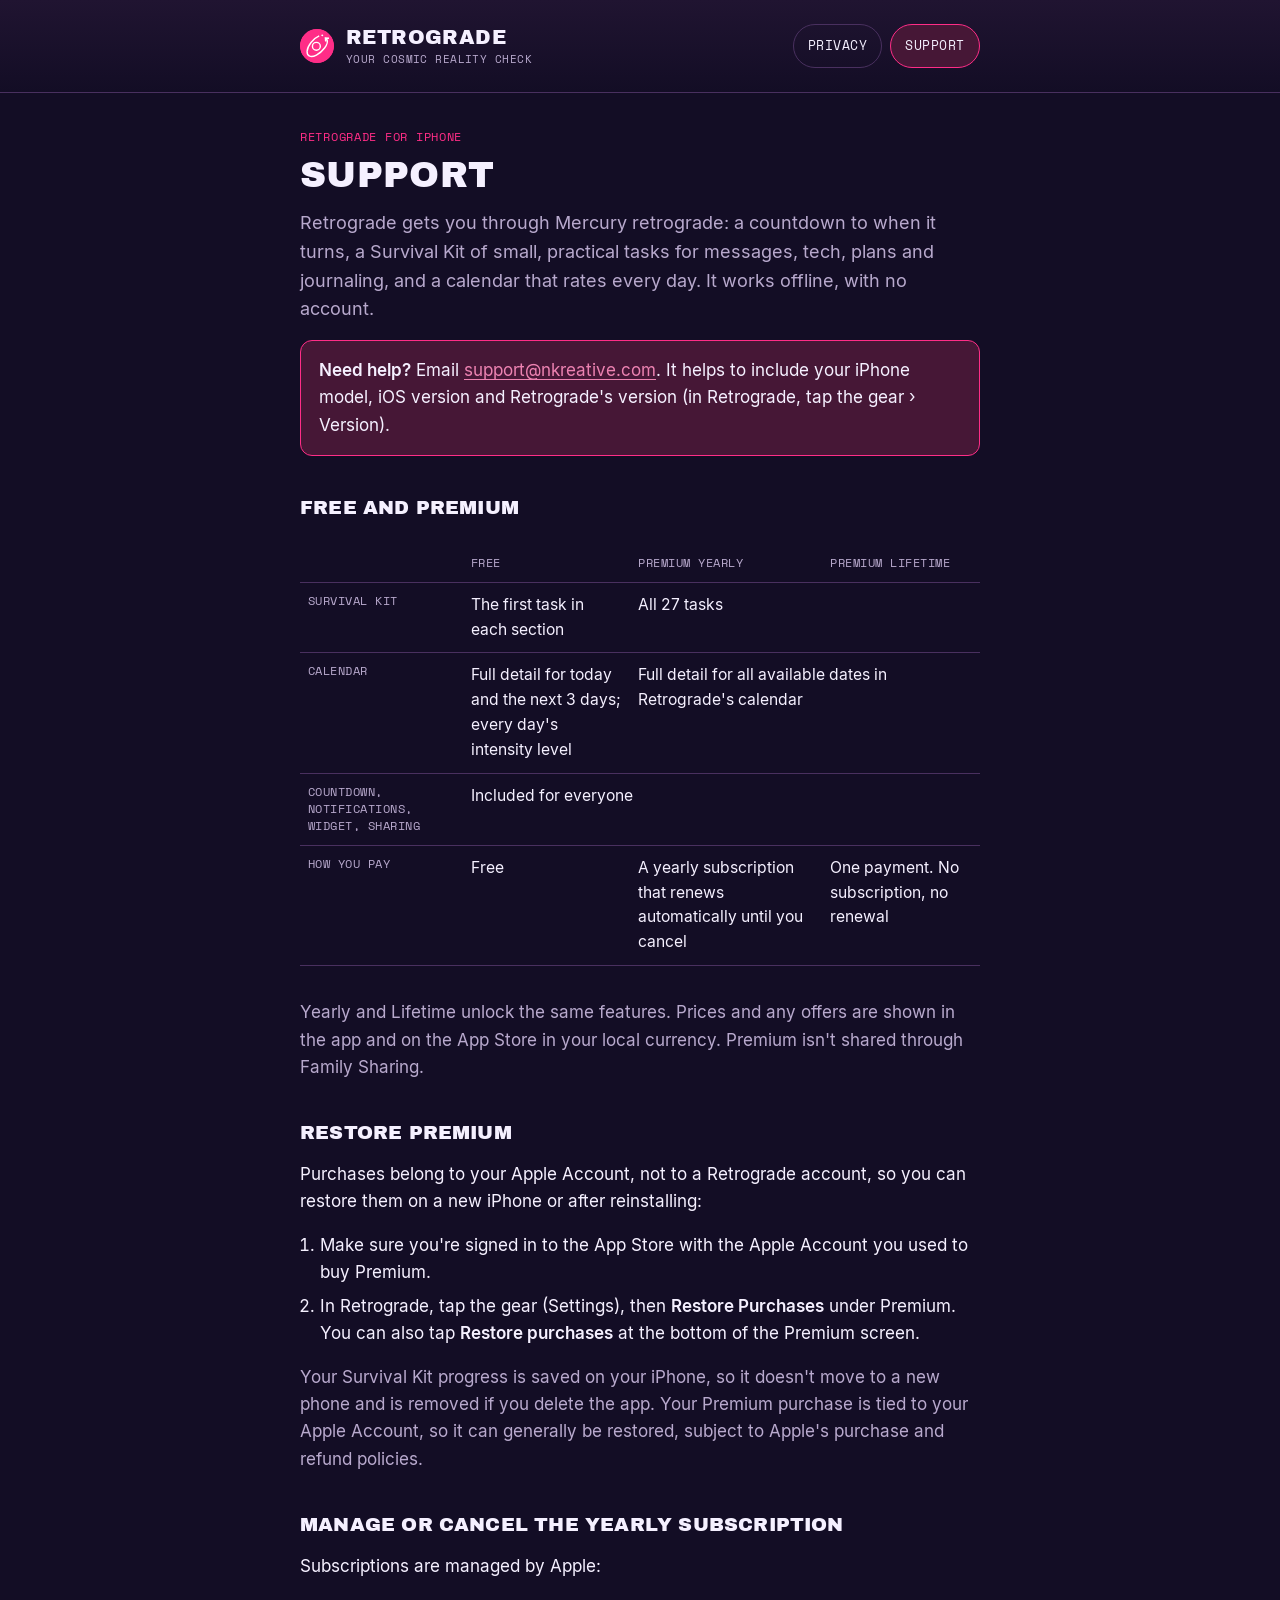
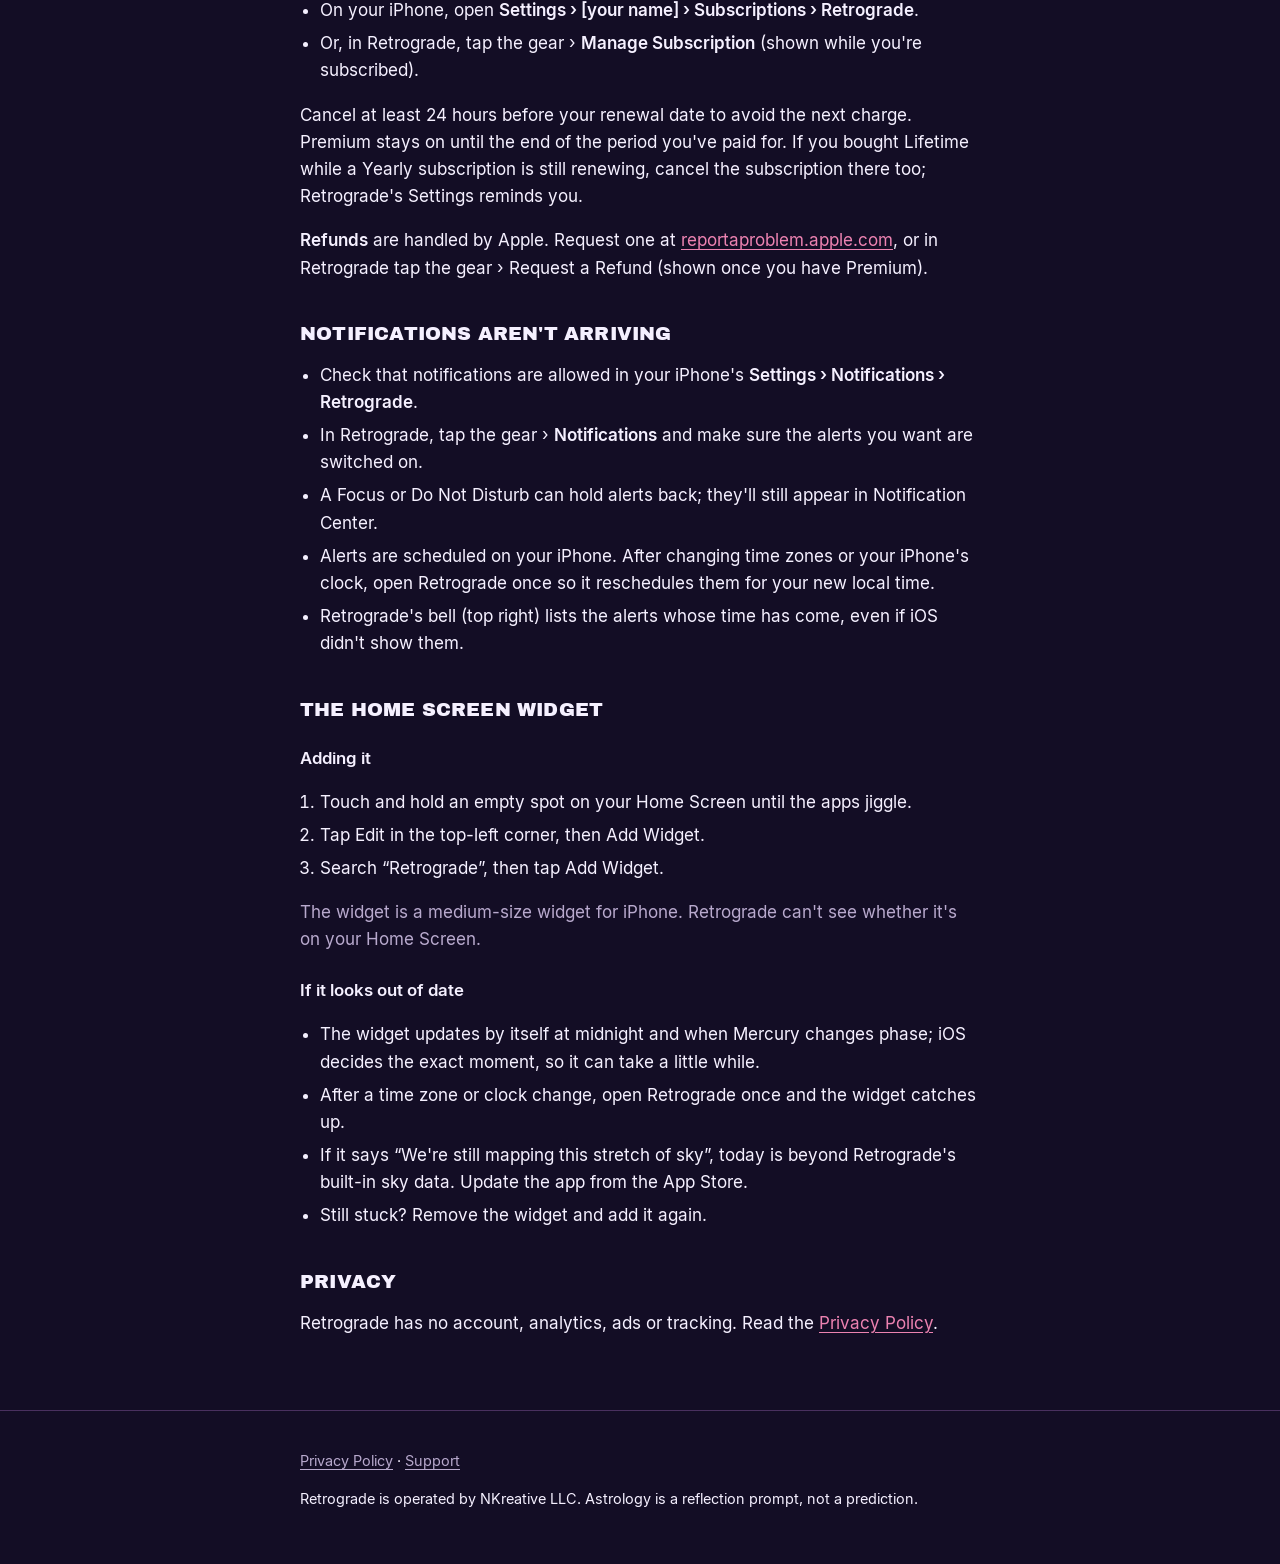
<file: retrograde/support/index.html>
<!doctype html>
<html lang="en">
<head>
<meta charset="utf-8">
<meta name="viewport" content="width=device-width, initial-scale=1">
<title>Support · Retrograde</title>
<meta name="description" content="Help with Retrograde for iPhone: Premium, restoring purchases, managing your subscription, notifications and the Home Screen widget.">
<meta name="theme-color" content="#130d25">
<link rel="stylesheet" href="../../assets/site.css">
</head>
<body>
<a class="skip" href="#content">Skip to content</a>
<header class="site">
  <div class="wrap">
    <a class="brand" href="../">
      <svg class="mark" viewBox="0 0 34 34" aria-hidden="true"><circle cx="17" cy="17" r="17" fill="#ff2d87"/><path d="M19.1874 6.9375C13.2811 9.46875 7.37486 16.7812 7.09361 22.4062C6.81236 27.4688 11.0311 28.875 16.3749 26.0625C22.8436 22.6875 28.7499 15.0938 27.0624 10.875C26.7811 10.0312 26.2186 9.46875 25.3749 8.90625M25.6562 12.5625L25.375 8.90625L29.0312 9.1875M16.375 21.2812C18.5496 21.2812 20.3125 19.5184 20.3125 17.3438C20.3125 15.1691 18.5496 13.4062 16.375 13.4062C14.2004 13.4062 12.4375 15.1691 12.4375 17.3438C12.4375 19.5184 14.2004 21.2812 16.375 21.2812Z" fill="none" stroke="#fff" stroke-width="1.4"/><circle cx="22.28" cy="6.37" r="0.98" fill="#fff"/></svg>
      <span><span class="name">RETROGRADE</span><span class="tag">YOUR COSMIC REALITY CHECK</span></span>
    </a>
    <nav class="site" aria-label="Retrograde">
      <ul>
        <li><a href="../privacy/">Privacy</a></li>
        <li><a href="./" aria-current="page">Support</a></li>
      </ul>
    </nav>
  </div>
</header>

<main id="content">
<div class="wrap">
  <p class="eyebrow">Retrograde for iPhone</p>
  <h1>Support</h1>
  <p class="lede">Retrograde gets you through Mercury retrograde: a countdown to when it turns, a Survival Kit of small, practical tasks for messages, tech, plans and journaling, and a calendar that rates every day. It works offline, with no account.</p>

  <div class="card summary">
    <p><strong>Need help?</strong> Email <a href="mailto:support@nkreative.com?subject=Retrograde%20support">support@nkreative.com</a>. It helps to include your iPhone model, iOS version and Retrograde's version (in Retrograde, tap the gear › Version).</p>
  </div>

  <h2 id="plans">Free and Premium</h2>
  <div class="table-scroll">
  <table class="plans">
    <thead><tr><th scope="col"><span class="visually-hidden">Feature</span></th><th scope="col">Free</th><th scope="col">Premium Yearly</th><th scope="col">Premium Lifetime</th></tr></thead>
    <tbody>
      <tr><th scope="row">Survival Kit</th><td data-label="Free">The first task in each section</td><td colspan="2" data-label="Premium">All 27 tasks</td></tr>
      <tr><th scope="row">Calendar</th><td data-label="Free">Full detail for today and the next 3 days; every day's intensity level</td><td colspan="2" data-label="Premium">Full detail for all available dates in Retrograde's calendar</td></tr>
      <tr><th scope="row">Countdown, notifications, widget, sharing</th><td colspan="3" data-label="Everyone">Included for everyone</td></tr>
      <tr><th scope="row">How you pay</th><td data-label="Free">Free</td><td data-label="Yearly">A yearly subscription that renews automatically until you cancel</td><td data-label="Lifetime">One payment. No subscription, no renewal</td></tr>
    </tbody>
  </table>
  </div>
  <p class="muted">Yearly and Lifetime unlock the same features. Prices and any offers are shown in the app and on the App Store in your local currency. Premium isn't shared through Family Sharing.</p>

  <h2 id="restore">Restore Premium</h2>
  <p>Purchases belong to your Apple Account, not to a Retrograde account, so you can restore them on a new iPhone or after reinstalling:</p>
  <ol>
    <li>Make sure you're signed in to the App Store with the Apple Account you used to buy Premium.</li>
    <li>In Retrograde, tap the gear (Settings), then <strong>Restore Purchases</strong> under Premium. You can also tap <strong>Restore purchases</strong> at the bottom of the Premium screen.</li>
  </ol>
  <p class="muted">Your Survival Kit progress is saved on your iPhone, so it doesn't move to a new phone and is removed if you delete the app. Your Premium purchase is tied to your Apple Account, so it can generally be restored, subject to Apple's purchase and refund policies.</p>

  <h2 id="manage">Manage or cancel the Yearly subscription</h2>
  <p>Subscriptions are managed by Apple:</p>
  <ul>
    <li>On your iPhone, open <strong>Settings › [your name] › Subscriptions › Retrograde</strong>.</li>
    <li>Or, in Retrograde, tap the gear › <strong>Manage Subscription</strong> (shown while you're subscribed).</li>
  </ul>
  <p>Cancel at least 24 hours before your renewal date to avoid the next charge. Premium stays on until the end of the period you've paid for. If you bought Lifetime while a Yearly subscription is still renewing, cancel the subscription there too; Retrograde's Settings reminds you.</p>
  <p><strong>Refunds</strong> are handled by Apple. Request one at <a href="https://reportaproblem.apple.com/">reportaproblem.apple.com</a>, or in Retrograde tap the gear › Request a Refund (shown once you have Premium).</p>

  <h2 id="notifications">Notifications aren't arriving</h2>
  <ul>
    <li>Check that notifications are allowed in your iPhone's <strong>Settings › Notifications › Retrograde</strong>.</li>
    <li>In Retrograde, tap the gear › <strong>Notifications</strong> and make sure the alerts you want are switched on.</li>
    <li>A Focus or Do Not Disturb can hold alerts back; they'll still appear in Notification Center.</li>
    <li>Alerts are scheduled on your iPhone. After changing time zones or your iPhone's clock, open Retrograde once so it reschedules them for your new local time.</li>
    <li>Retrograde's bell (top right) lists the alerts whose time has come, even if iOS didn't show them.</li>
  </ul>

  <h2 id="widget">The Home Screen widget</h2>
  <h3>Adding it</h3>
  <ol>
    <li>Touch and hold an empty spot on your Home Screen until the apps jiggle.</li>
    <li>Tap Edit in the top-left corner, then Add Widget.</li>
    <li>Search “Retrograde”, then tap Add Widget.</li>
  </ol>
  <p class="muted">The widget is a medium-size widget for iPhone. Retrograde can't see whether it's on your Home Screen.</p>
  <h3>If it looks out of date</h3>
  <ul>
    <li>The widget updates by itself at midnight and when Mercury changes phase; iOS decides the exact moment, so it can take a little while.</li>
    <li>After a time zone or clock change, open Retrograde once and the widget catches up.</li>
    <li>If it says “We're still mapping this stretch of sky”, today is beyond Retrograde's built-in sky data. Update the app from the App Store.</li>
    <li>Still stuck? Remove the widget and add it again.</li>
  </ul>

  <h2 id="privacy">Privacy</h2>
  <p>Retrograde has no account, analytics, ads or tracking. Read the <a href="../privacy/">Privacy Policy</a>.</p>
</div>
</main>

<footer class="site">
  <div class="wrap">
    <p><a href="../privacy/">Privacy Policy</a> · <a href="./">Support</a></p>
    <p>Retrograde is operated by NKreative LLC. Astrology is a reflection prompt, not a prediction.</p>
  </div>
</footer>
</body>
</html>
</file>
<file: assets/site.css>
/* Retrograde pages on apps.nkreative.com. Colours and fonts are the app's own (bundled fonts,
   SIL Open Font License; no third-party requests). */

@font-face { font-family: "Archivo Black"; src: url("fonts/ArchivoBlack-Regular.ttf") format("truetype"); font-display: swap; }
@font-face { font-family: "Space Mono"; src: url("fonts/SpaceMono-Regular.ttf") format("truetype"); font-display: swap; }
@font-face { font-family: "Inter"; font-weight: 400; src: url("fonts/Inter-Regular.ttf") format("truetype"); font-display: swap; }
@font-face { font-family: "Inter"; font-weight: 600; src: url("fonts/Inter-SemiBold.ttf") format("truetype"); font-display: swap; }
@font-face { font-family: "Inter"; font-weight: 700; src: url("fonts/Inter-Bold.ttf") format("truetype"); font-display: swap; }

:root {
  --bg: #130d25;
  --surface: #1d1331;
  --line: #49305f;
  --text: #f5f0ff;
  --muted: #b8a9cd;
  --pink: #ff2d87;
  --pink-soft: #ec82b1;
  --yellow: #ffd23d;
  --wine: #461736;
  color-scheme: dark;
}

* { box-sizing: border-box; }

html { -webkit-text-size-adjust: 100%; }

body {
  margin: 0;
  background: var(--bg);
  color: var(--text);
  font: 400 1.0625rem/1.6 "Inter", -apple-system, system-ui, sans-serif;
}

a { color: var(--pink-soft); text-underline-offset: 3px; }
a:hover { color: var(--text); }
a:focus-visible { outline: 2px solid var(--pink); outline-offset: 3px; border-radius: 4px; }

.skip { position: absolute; left: -999px; }
.skip:focus { left: 16px; top: 16px; padding: 8px 12px; background: var(--surface); z-index: 2; }

.wrap { max-width: 720px; margin: 0 auto; padding: 0 20px; }

header.site {
  border-bottom: 1px solid var(--line);
  background: linear-gradient(180deg, #201431 0%, var(--bg) 100%);
}
header.site .wrap { display: flex; flex-wrap: wrap; align-items: center; gap: 12px 24px; padding-top: 18px; padding-bottom: 18px; }

.brand { display: flex; align-items: center; gap: 12px; color: var(--text); text-decoration: none; margin-right: auto; }
.brand .mark { width: 34px; height: 34px; border-radius: 50%; background: var(--pink); flex: none; }
.brand .name { font-family: "Archivo Black", sans-serif; font-size: 1.25rem; letter-spacing: 0.02em; line-height: 1.1; }
.brand .tag { display: block; font: 400 0.6875rem/1.3 "Space Mono", monospace; color: var(--muted); letter-spacing: 0.04em; }

nav.site ul { display: flex; gap: 8px; list-style: none; margin: 0; padding: 0; }
nav.site a {
  display: inline-block; min-height: 44px; padding: 10px 14px;
  font: 400 0.8125rem/1.6 "Space Mono", monospace; letter-spacing: 0.04em; text-transform: uppercase;
  color: var(--text); text-decoration: none; border: 1px solid var(--line); border-radius: 999px;
}
nav.site a[aria-current="page"] { border-color: var(--pink); background: var(--wine); }

main { padding: 36px 0 56px; }

.eyebrow { font: 400 0.75rem/1.4 "Space Mono", monospace; color: var(--pink); letter-spacing: 0.06em; text-transform: uppercase; margin: 0 0 8px; }

h1, h2 { font-family: "Archivo Black", sans-serif; font-weight: 400; line-height: 1.2; letter-spacing: 0.01em; }
h1 { font-size: clamp(1.75rem, 6vw, 2.25rem); margin: 0 0 12px; text-transform: uppercase; }
h2 { font-size: 1.2rem; margin: 40px 0 10px; text-transform: uppercase; }
h3 { font-size: 1.05rem; font-weight: 600; margin: 24px 0 6px; }

.lede { color: var(--muted); font-size: 1.125rem; margin: 0 0 8px; }
.updated { font: 400 0.8125rem/1.5 "Space Mono", monospace; color: var(--muted); }

p, li { color: var(--text); }
.muted { color: var(--muted); }
ul, ol { padding-left: 1.25rem; }
li { margin: 6px 0; }
strong { font-weight: 600; }

.card {
  background: var(--surface); border: 1px solid var(--line); border-radius: 12px;
  padding: 16px 18px; margin: 16px 0;
}
.card > :first-child { margin-top: 0; }
.card > :last-child { margin-bottom: 0; }
.card.summary { border-color: var(--pink); background: var(--wine); }

table { width: 100%; border-collapse: collapse; margin: 16px 0; font-size: 0.975rem; }
th, td { text-align: left; vertical-align: top; padding: 10px 8px; border-bottom: 1px solid var(--line); }
th { font: 400 0.75rem/1.4 "Space Mono", monospace; color: var(--muted); letter-spacing: 0.04em; text-transform: uppercase; }
.table-scroll { overflow-x: auto; }

.button {
  display: inline-block; min-height: 48px; padding: 12px 20px; border-radius: 8px;
  background: var(--pink); color: var(--text); font-weight: 700; text-decoration: none;
}
.button:hover { color: var(--text); filter: brightness(1.08); }

.visually-hidden { position: absolute; width: 1px; height: 1px; overflow: hidden; clip: rect(0 0 0 0); white-space: nowrap; }

/* The plan comparison becomes stacked rows on narrow screens. */
@media (max-width: 600px) {
  table.plans thead { display: none; }
  table.plans tr { display: block; border-bottom: 1px solid var(--line); padding: 10px 0; }
  table.plans th[scope="row"] { display: block; border: 0; padding: 4px 0; font-size: 0.8125rem; color: var(--pink-soft); }
  table.plans td { display: grid; grid-template-columns: 7.5rem 1fr; gap: 12px; border: 0; padding: 4px 0; }
  table.plans td::before { content: attr(data-label); color: var(--muted); font: 400 0.8125rem/1.6 "Space Mono", monospace; }
}


footer.site { border-top: 1px solid var(--line); padding: 24px 0 40px; font-size: 0.9rem; color: var(--muted); }
footer.site a { color: var(--muted); }

@media (prefers-reduced-motion: no-preference) {
  html { scroll-behavior: smooth; }
}
</file>
<file: between-lines/site.css>
/* Between Lines pages on apps.nkreative.com. Colours follow the app's design
   tokens (client/src/index.css); headings use Georgia, the serif the app shows,
   and body text the system font. No web fonts, cookies, scripts or
   third-party requests. Retrograde's pages use /assets/site.css instead. */

:root {
  --bg: #f3efe8;                      /* the app's cream background */
  --surface: #fbf9f4;                 /* card / paper surface */
  --line: #e3ddd0;                    /* borders */
  --ink: #25221d;                     /* text (the symbol's ink line) */
  --muted: hsl(33 8% 38%);            /* secondary text */
  --primary: hsl(244 28% 43%);        /* indigo: links, buttons, accents */
  --primary-strong: hsl(244 30% 33%); /* hover */
  --lavender: #7672ac;                /* the symbol's second line */
  --tint: #ecebf4;                    /* soft lavender panel */
  --tint-line: #d9d6ea;
  color-scheme: light;
}

* { box-sizing: border-box; }

html { -webkit-text-size-adjust: 100%; }

body {
  margin: 0;
  background: var(--bg);
  color: var(--ink);
  font: 400 1.0625rem/1.65 -apple-system, BlinkMacSystemFont, "Segoe UI", system-ui, sans-serif;
  overflow-wrap: break-word;
}

a { color: var(--primary); text-underline-offset: 3px; text-decoration-thickness: 1px; }
a:hover { color: var(--primary-strong); }
a:focus-visible { outline: 2px solid var(--primary); outline-offset: 3px; border-radius: 4px; }

.skip { position: absolute; left: -999px; }
.skip:focus { left: 16px; top: 16px; padding: 8px 12px; background: var(--surface); border: 1px solid var(--line); border-radius: 8px; z-index: 2; }

.wrap { max-width: 700px; margin: 0 auto; padding: 0 20px; }

/* Header */
header.site { border-bottom: 1px solid var(--line); }
header.site .wrap { display: flex; flex-wrap: wrap; align-items: center; gap: 10px 20px; padding-top: 16px; padding-bottom: 16px; }
.brand { display: flex; align-items: center; gap: 10px; color: var(--ink); text-decoration: none; margin-right: auto; min-height: 44px; }
.brand:hover { color: var(--ink); }
.brand .mark { width: 22px; height: 28px; flex: none; }
.brand .name { font-family: Georgia, "Times New Roman", serif; font-size: 1.3rem; letter-spacing: 0.005em; }

nav.site ul { display: flex; gap: 6px; list-style: none; margin: 0; padding: 0; }
nav.site a {
  display: inline-flex; align-items: center; min-height: 44px; padding: 0 14px;
  border: 1px solid transparent; border-radius: 999px;
  color: var(--ink); text-decoration: none; font-size: 0.95rem; font-weight: 500;
}
nav.site a:hover { background: var(--tint); }
nav.site a[aria-current="page"] { border-color: var(--tint-line); background: var(--tint); color: var(--primary-strong); }

/* Content */
main { padding: 40px 0 56px; }

.eyebrow { font-size: 0.75rem; font-weight: 600; letter-spacing: 0.12em; text-transform: uppercase; color: var(--muted); margin: 0 0 10px; }

h1, h2, h3 { font-family: Georgia, "Times New Roman", serif; font-weight: 400; color: var(--ink); }
h1 { font-size: clamp(2rem, 7vw, 2.6rem); line-height: 1.15; margin: 0 0 14px; letter-spacing: -0.005em; }
h1 em { color: var(--primary); }
h2 { font-size: 1.45rem; line-height: 1.25; margin: 44px 0 10px; scroll-margin-top: 16px; }
h3 { font-size: 1.12rem; line-height: 1.35; margin: 26px 0 6px; }

.lede { font-size: 1.15rem; color: var(--muted); margin: 0 0 18px; }
.updated { font-size: 0.875rem; color: var(--muted); margin: 0 0 8px; }
.muted { color: var(--muted); }

ul, ol { padding-left: 1.3rem; }
li { margin: 6px 0; }
strong { font-weight: 600; }

.card { background: var(--surface); border: 1px solid var(--line); border-radius: 16px; padding: 18px 20px; margin: 20px 0; }
.card > :first-child { margin-top: 0; }
.card > :last-child { margin-bottom: 0; }
.card.summary { background: var(--tint); border-color: var(--tint-line); }

.toc { font-size: 0.95rem; }
.toc ol { margin: 6px 0 0; columns: 2; column-gap: 28px; }
.toc li { margin: 4px 0; break-inside: avoid; }

table { width: 100%; border-collapse: collapse; margin: 14px 0; font-size: 0.96rem; }
th, td { text-align: left; vertical-align: top; padding: 10px 8px; border-bottom: 1px solid var(--line); }
th { font-size: 0.75rem; font-weight: 600; letter-spacing: 0.08em; text-transform: uppercase; color: var(--muted); }
.table-scroll { overflow-x: auto; -webkit-overflow-scrolling: touch; }

details { background: var(--surface); border: 1px solid var(--line); border-radius: 14px; margin: 10px 0; }
summary { cursor: pointer; display: flex; gap: 10px; align-items: baseline; padding: 11px 18px; min-height: 44px; font-weight: 600; list-style: none; }
summary::-webkit-details-marker { display: none; }
summary::before { content: "+"; flex: none; width: 1ch; color: var(--primary); font-weight: 600; }
details[open] > summary::before { content: "\2212"; }
summary:focus-visible { outline: 2px solid var(--primary); outline-offset: 2px; border-radius: 10px; }
details > :not(summary) { margin-left: 18px; margin-right: 18px; }
details > :last-child { margin-bottom: 14px; }

.button {
  display: inline-flex; align-items: center; justify-content: center; min-height: 44px; padding: 0 22px;
  border-radius: 999px; background: var(--primary); color: #fff; font-weight: 600; text-decoration: none;
}
.button:hover { background: var(--primary-strong); color: #fff; }
.button:focus-visible { outline: 2px solid var(--primary); outline-offset: 3px; }

.links { display: flex; flex-wrap: wrap; gap: 4px 18px; padding: 0; list-style: none; margin: 18px 0 0; }
.links a { display: inline-flex; align-items: center; min-height: 44px; }

.hero { padding: 16px 0 8px; }
.hero .mark-large { width: 34px; height: 44px; margin-bottom: 18px; }

footer.site { border-top: 1px solid var(--line); padding: 22px 0 40px; font-size: 0.9rem; color: var(--muted); }
footer.site p { margin: 6px 0; }
footer.site a { color: var(--muted); }
footer.site a:hover { color: var(--ink); }

@media (max-width: 600px) {
  body { font-size: 1rem; }
  main { padding: 28px 0 44px; }
  h2 { margin-top: 36px; }
  .toc ol { columns: 1; }
  header.site .wrap { gap: 6px 12px; }
  .brand .name { font-size: 1.2rem; }
  nav.site ul { gap: 2px; }
  nav.site a { padding: 0 11px; }
  .card { padding: 16px; }
  th, td { padding: 9px 6px; }
}
</file>
